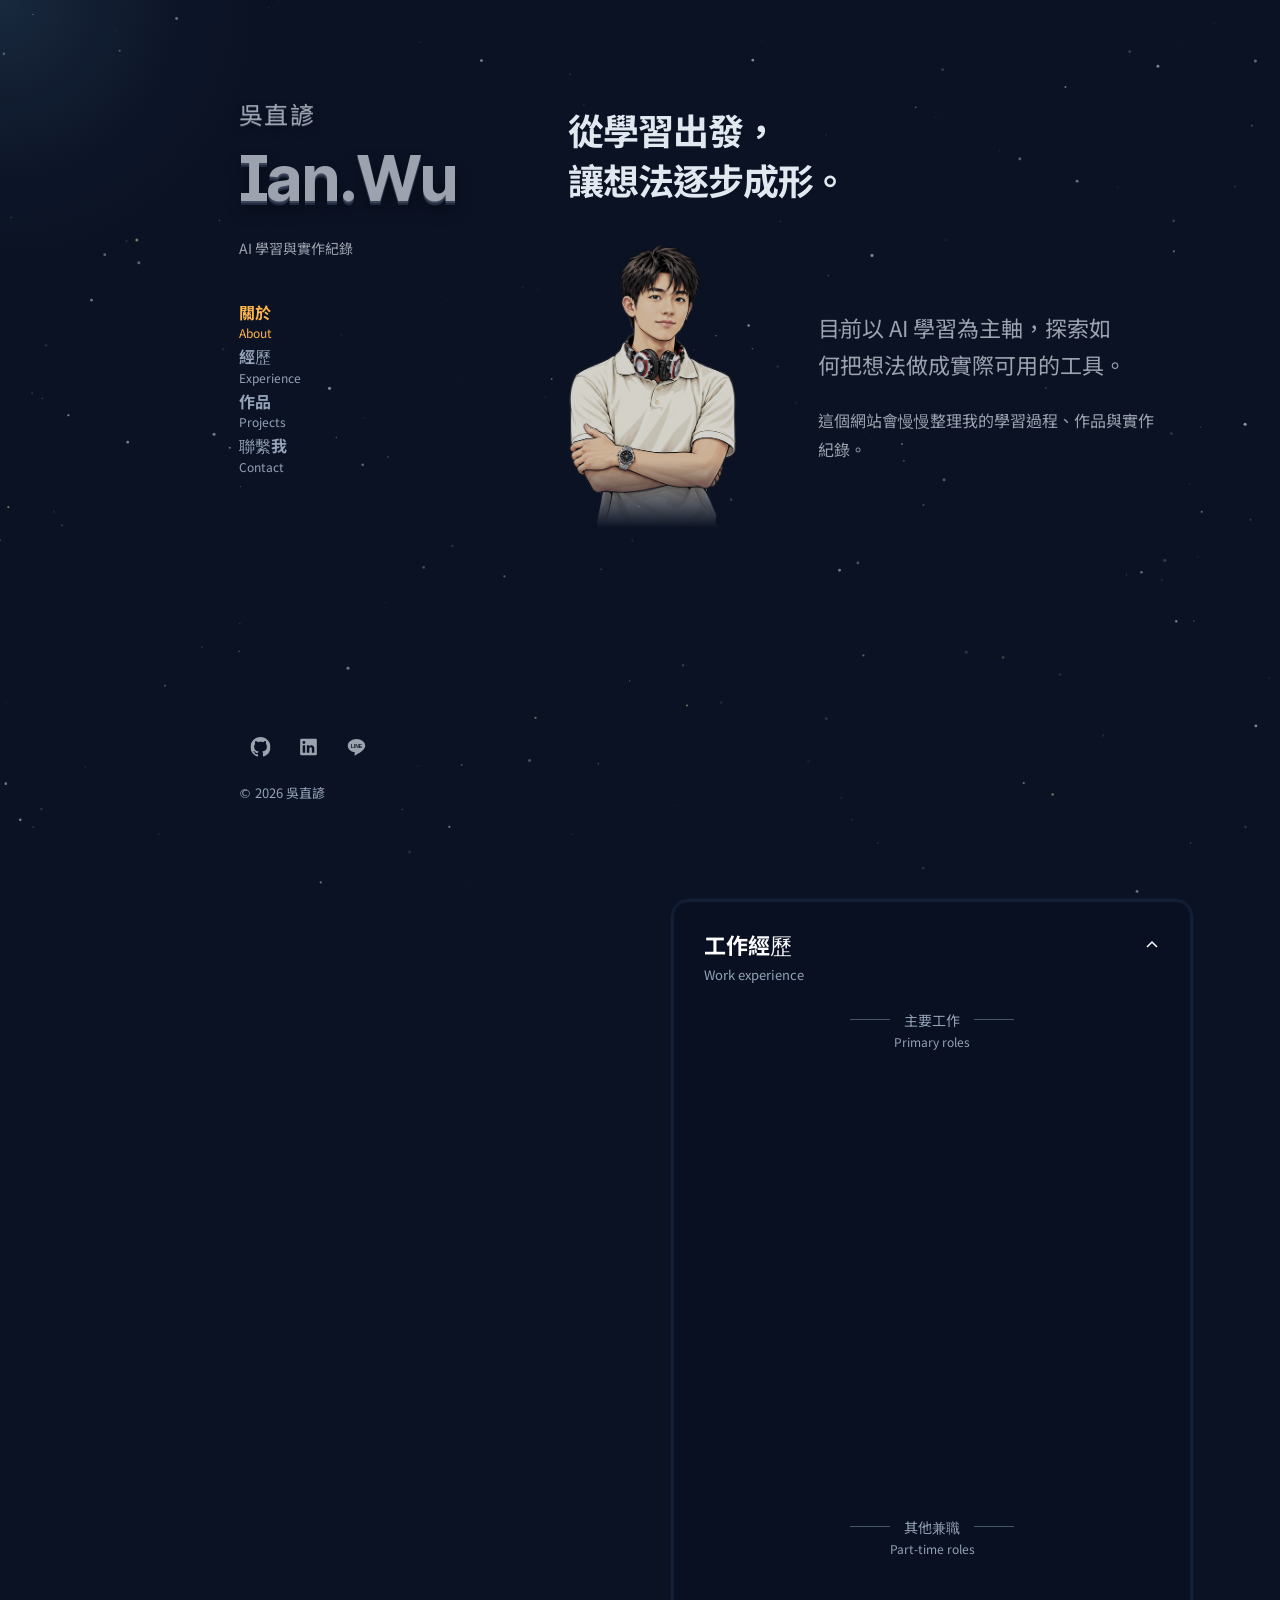
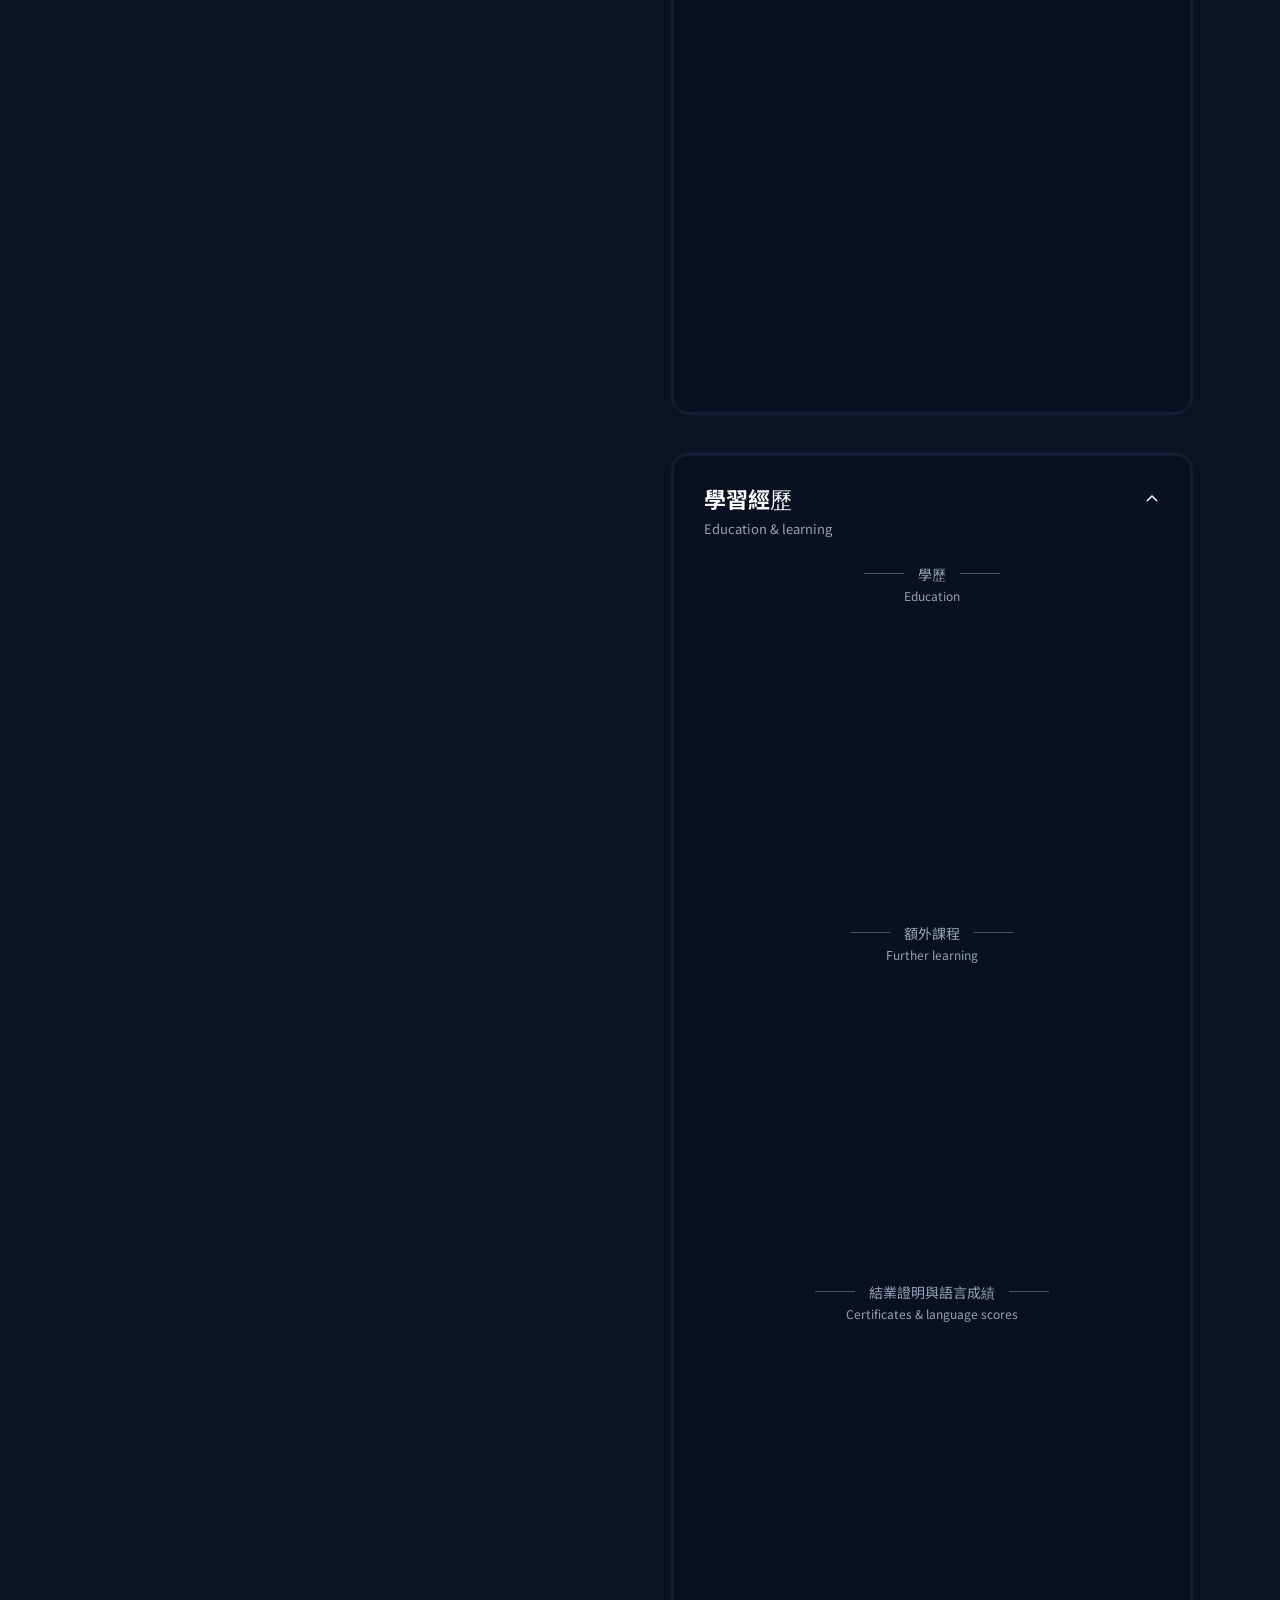
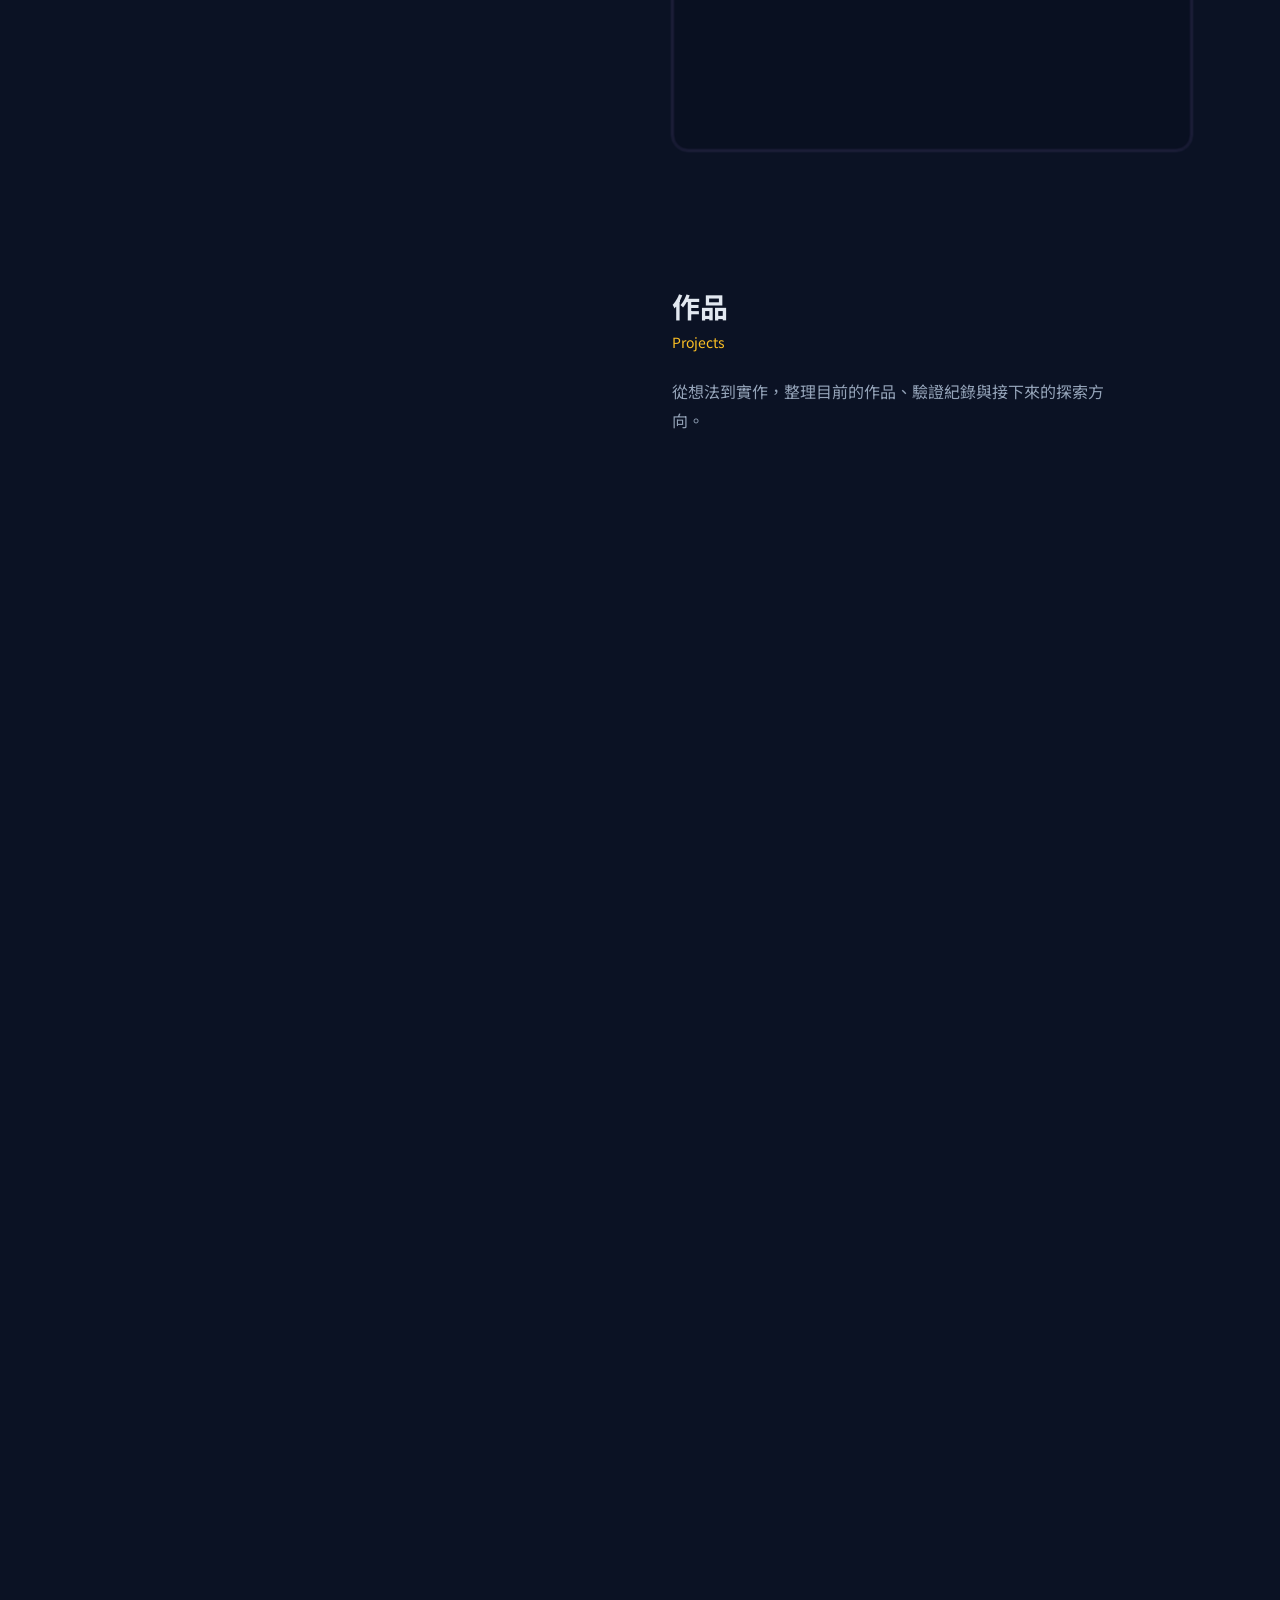
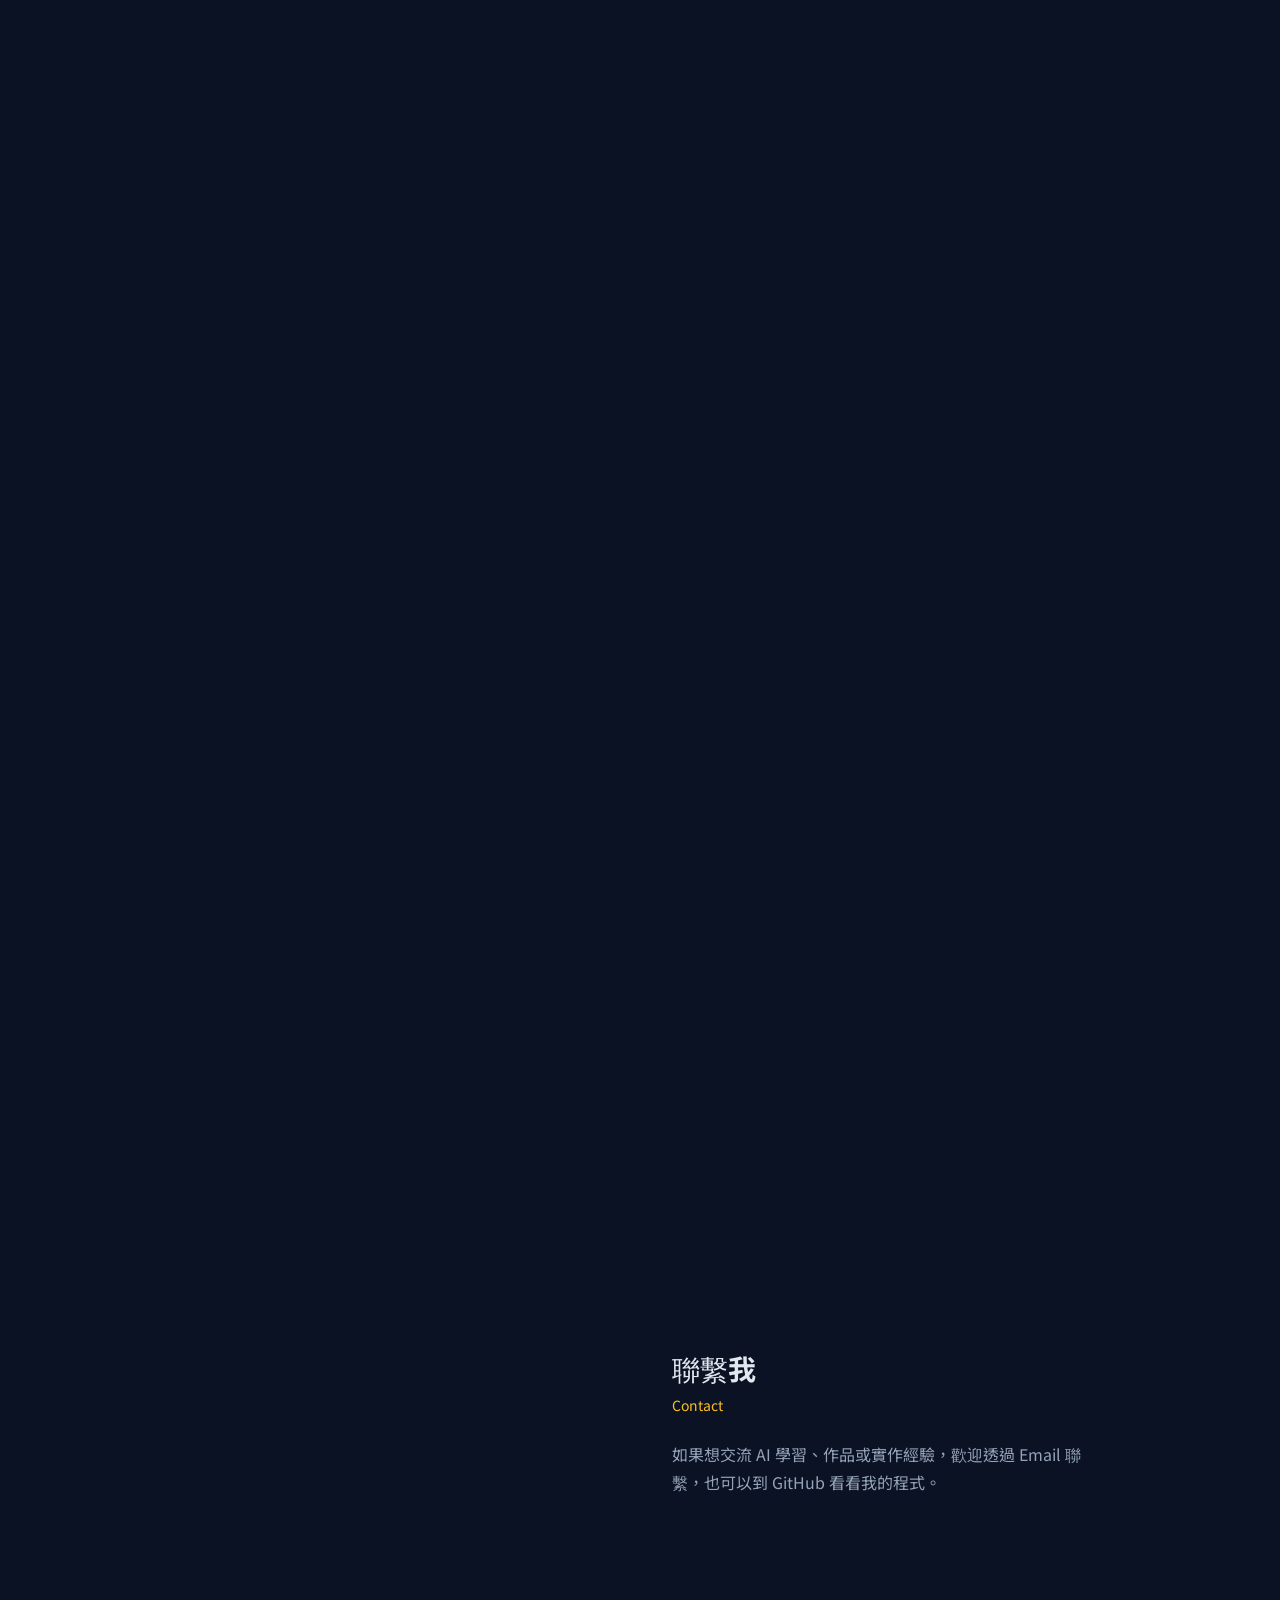
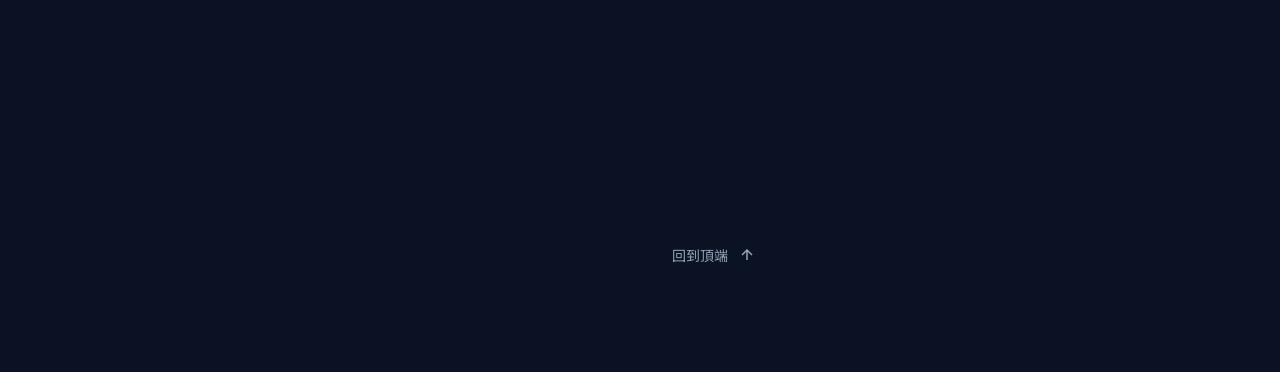
<file: index.html>
<!doctype html>
<html lang="zh-Hant">
<head>
<meta charset="utf-8"><meta name="viewport" content="width=device-width,initial-scale=1,viewport-fit=cover">
<meta name="theme-color" content="#0f172a"><meta name="description" content="吳直諺 Ian.Wu 的個人網站，整理 AI 學習、系統導入經歷與作品實作紀錄。">
<title>吳直諺｜個人網站</title>
<link rel="stylesheet" href="site.css?v=20261104-graph">
<script src="site.js?v=20261104-graph" defer></script>
<script src="starfield.js?v=20261101-no-star-controls" defer></script>
</head>
<body id="top">
<a class="skip-link" href="#main">跳到主要內容</a>
<canvas class="starfield" aria-hidden="true" hidden></canvas>
<div class="site-layout">
<header class="identity">
<div><div class="identity-top"><h1><a href="#top"><span class="name-zh">吳直諺</span><span class="name-en" lang="en">Ian.<wbr>Wu</span></a></h1>
<button class="menu-toggle" type="button" aria-label="開啟導覽選單" aria-expanded="false" aria-controls="primary-nav" hidden><span class="menu-icon" aria-hidden="true"><span></span><span></span><span></span></span></button></div>
<p class="identity-description"><span>AI 學習與實作紀錄</span></p>
<nav id="primary-nav" aria-label="主要導覽"><a href="#about" aria-current=location><span class="nav-line" aria-hidden="true"></span><span class="nav-label"><span class="label-zh">關於</span><span class="label-en" lang="en">About</span></span></a><div class="nav-group"><a href="#work-experience" aria-expanded="false" aria-controls="experience-nav" ><span class="nav-line" aria-hidden="true"></span><span class="nav-label"><span class="label-zh">經歷</span><span class="label-en" lang="en">Experience</span></span></a><div id="experience-nav" class="nav-branch" aria-hidden="true" inert><div class="nav-branch-clip"><ul class="nav-children"><li><a href="#work-experience"><span class="nav-label"><span class="label-zh">工作經歷</span><span class="label-en" lang="en">Work experience</span></span></a></li><li><a href="#learning-experience"><span class="nav-label"><span class="label-zh">學習經歷</span><span class="label-en" lang="en">Education &amp; learning</span></span></a></li></ul></div></div></div><a href="#projects" ><span class="nav-line" aria-hidden="true"></span><span class="nav-label"><span class="label-zh">作品</span><span class="label-en" lang="en">Projects</span></span></a><a href="#contact" ><span class="nav-line" aria-hidden="true"></span><span class="nav-label"><span class="label-zh">聯繫我</span><span class="label-en" lang="en">Contact</span></span></a></nav></div>
<div class="identity-bottom"><div class="social-links" aria-label="社群連結"><a href="https://github.com/ian94305" aria-label="GitHub" target="_blank" rel="noopener noreferrer"><svg xmlns="http://www.w3.org/2000/svg" viewBox="0 0 16 16" fill="currentColor" class="h-6 w-6" aria-hidden="true"><path d="M8 0C3.58 0 0 3.58 0 8c0 3.54 2.29 6.53 5.47 7.59.4.07.55-.17.55-.38 0-.19-.01-.82-.01-1.49-2.01.37-2.53-.49-2.69-.94-.09-.23-.48-.94-.82-1.13-.28-.15-.68-.52-.01-.53.63-.01 1.08.58 1.23.82.72 1.21 1.87.87 2.33.66.07-.52.28-.87.51-1.07-1.78-.2-3.64-.89-3.64-3.95 0-.87.31-1.59.82-2.15-.08-.2-.36-1.02.08-2.12 0 0 .67-.21 2.2.82.64-.18 1.32-.27 2-.27.68 0 1.36.09 2 .27 1.53-1.04 2.2-.82 2.2-.82.44 1.1.16 1.92.08 2.12.51.56.82 1.27.82 2.15 0 3.07-1.87 3.75-3.65 3.95.29.25.54.73.54 1.48 0 1.07-.01 1.93-.01 2.2 0 .21.15.46.55.38A8.013 8.013 0 0016 8c0-4.42-3.58-8-8-8z"></path></svg></a><span class="social-pending" role="img" aria-label="LinkedIn（連結待補）" title="LinkedIn：連結待補"><svg xmlns="http://www.w3.org/2000/svg" viewBox="0 0 24 24" fill="currentColor" class="h-6 w-6" aria-hidden="true"><path d="M20.5 2h-17A1.5 1.5 0 002 3.5v17A1.5 1.5 0 003.5 22h17a1.5 1.5 0 001.5-1.5v-17A1.5 1.5 0 0020.5 2zM8 19H5v-9h3zM6.5 8.25A1.75 1.75 0 118.3 6.5a1.78 1.78 0 01-1.8 1.75zM19 19h-3v-4.74c0-1.42-.6-1.93-1.38-1.93A1.74 1.74 0 0013 14.19a.66.66 0 000 .14V19h-3v-9h2.9v1.3a3.11 3.11 0 012.7-1.4c1.55 0 3.36.86 3.36 3.66z"></path></svg></span><span class="social-pending" role="img" aria-label="LINE（連結待補）" title="LINE：連結待補"><svg xmlns="http://www.w3.org/2000/svg" viewBox="0 0 32 32" aria-hidden="true"><path fill="currentColor" d="M16 3C8.3 3 2 7.8 2 13.8c0 5.3 4.8 9.7 11.3 10.6l-.6 4.6c-.1.6.4.8.9.5 6.8-4 16.4-9.5 16.4-15.7C30 7.8 23.7 3 16 3Z"/><text x="16" y="17" text-anchor="middle" fill="#0f172a" font-family="Arial,sans-serif" font-weight="700" font-size="8">LINE</text></svg></span></div><p class="copyright">© 2026 吳直諺</p></div>
</header>
<main id="main" tabindex="-1"><section id="about" aria-label="關於" tabindex="-1"><div class="about-intro"><p class="about-headline"><span>從學習出發，</span><span>讓想法逐步成形。</span></p><div class="about-profile"><figure class="about-portrait"><img src="assets/ian-portrait-comic-20261101.png" alt="Ian.Wu 戴著耳機、雙手交叉的漫畫風人像" width="1024" height="673" decoding="async"></figure><div class="about-copy"><p>目前以 AI 學習為<span class="keep-word">主軸</span>，探索如何把想法做成實際可用的工具。</p><p>這個網站會慢慢整理我的學習過程、作品與實作紀錄。</p></div></div><div class="mobile-about-actions"><a href="#projects">查看作品<svg viewBox="0 0 16 16" fill="none" stroke="currentColor" stroke-width="1.5" aria-hidden="true"><path d="M3 8h10M8 3l5 5-5 5"/></svg></a><a href="#contact">聯繫我</a></div></div></section><section id="experience" aria-label="經歷" tabindex="-1"><div class="experience-timeline"><section class="experience-group" id="work-experience" aria-labelledby="heading-work-experience" tabindex="-1"><h2 id="heading-work-experience"><button class="timeline-toggle" type="button" aria-expanded="true" aria-controls="details-work-experience" disabled><span class="heading-pair"><span class="label-zh">工作經歷</span><span class="label-en" lang="en">Work experience</span></span><svg class="timeline-chevron" viewBox="0 0 16 16" fill="none" stroke="currentColor" stroke-width="1.5" aria-hidden="true"><path d="m3 6 5 5 5-5"/></svg></button></h2><div class="timeline-details" id="details-work-experience"><div class="timeline-details-clip"><section class="experience-category"><h3><span class="heading-pair"><span class="label-zh">主要工作</span><span class="label-en" lang="en">Primary roles</span></span></h3><div class="category-entries"><article class="entry"><p class="entry-period">2025/07 - 至今</p><div><h4>金旭資訊股份有限公司</h4><p class="entry-subtitle">ERP 系統導入顧問</p><details class="entry-more"><summary><span class="more-closed">查看詳情</span><span class="more-open">收合詳情</span><span class="sr-only">：金旭資訊股份有限公司</span><svg class="disclosure-icon" viewBox="0 0 16 16" fill="none" stroke="currentColor" stroke-width="1.5" aria-hidden="true"><path d="M3 8h10"/><path class="plus-stem" d="M8 3v10"/></svg></summary><div class="entry-description"><ul class=entry-points><li>參與 ERP 系統導入，涵蓋人事薪資、進銷存及發票申報；與客戶管理者及使用者釐清需求、跨部門流程與資料交接，提出導入方案及流程調整建議。</li><li>依需求設定系統功能、欄位對應及資料匯入／匯出，執行資料驗證與問題排查，協同工程部處理問題，參與教育訓練、文件準備及上線後支援。</li><li>代表案例：協助約 100 人薪資系統正式上線，完成首月薪資結算與全員核對，釐清或修正差異。</li></ul></div></details></div></article><article class="entry"><p class="entry-period">2024/06 - 2025/06</p><div><h4>童訊科技股份有限公司</h4><p class="entry-subtitle">無人機課程講師</p><details class="entry-more"><summary><span class="more-closed">查看詳情</span><span class="more-open">收合詳情</span><span class="sr-only">：童訊科技股份有限公司</span><svg class="disclosure-icon" viewBox="0 0 16 16" fill="none" stroke="currentColor" stroke-width="1.5" aria-hidden="true"><path d="M3 8h10"/><path class="plus-stem" d="M8 3v10"/></svg></summary><div class="entry-description"><ul class=entry-points><li>規劃國中生無人機課程教案，進行課堂教學與操作指導。</li><li>提供無人機競賽指導，將技術操作轉化為學生可理解的學習步驟。</li></ul></div></details></div></article><article class="entry"><p class="entry-period">2023/04 - 2024/07</p><div><h4>資達科技股份有限公司</h4><p class="entry-subtitle">系統客服人員</p><details class="entry-more"><summary><span class="more-closed">查看詳情</span><span class="more-open">收合詳情</span><span class="sr-only">：資達科技股份有限公司</span><svg class="disclosure-icon" viewBox="0 0 16 16" fill="none" stroke="currentColor" stroke-width="1.5" aria-hidden="true"><path d="M3 8h10"/><path class="plus-stem" d="M8 3v10"/></svg></summary><div class="entry-description"><ul class=entry-points><li>監控電子公文系統，回應使用者諮詢、彙整回饋並進行問題初步排解。</li><li>執行資料庫排查及例行報表製作，陪同業務提供售前技術支援。</li></ul></div></details></div></article></div></section><section class="experience-category"><h3><span class="heading-pair"><span class="label-zh">其他兼職</span><span class="label-en" lang="en">Part-time roles</span></span></h3><div class="category-entries"><article class="entry"><p class="entry-period">2024/07 - 至今</p><div><h4>台灣腦中風學會</h4><p class="entry-subtitle">IT 支援</p><p>電腦、網路及周邊設備排查；研討會視訊與現場技術支援。</p></div></article><article class="entry"><p class="entry-period">2022 - 2024</p><div><h4>英文家教</h4><p>個別指導兩名國中生，協助課業、段考及會考英文準備。</p></div></article><article class="entry"><p class="entry-period"></p><div><h4>展場與活動兼職</h4><p>展場銷售、顧客接待、活動執行與設備管理。</p></div></article></div></section></div></div></section><section class="experience-group" id="learning-experience" aria-labelledby="heading-learning-experience" tabindex="-1"><h2 id="heading-learning-experience"><button class="timeline-toggle" type="button" aria-expanded="true" aria-controls="details-learning-experience" disabled><span class="heading-pair"><span class="label-zh">學習經歷</span><span class="label-en" lang="en">Education &amp; learning</span></span><svg class="timeline-chevron" viewBox="0 0 16 16" fill="none" stroke="currentColor" stroke-width="1.5" aria-hidden="true"><path d="m3 6 5 5 5-5"/></svg></button></h2><div class="timeline-details" id="details-learning-experience"><div class="timeline-details-clip"><section class="experience-category"><h3><span class="heading-pair"><span class="label-zh">學歷</span><span class="label-en" lang="en">Education</span></span></h3><div class="category-entries"><article class="entry"><p class="entry-period">2025/09 - 預計 2027/06</p><div><h4>國立臺北護理健康大學</h4><p class="entry-subtitle">人工智慧與健康大數據研究所｜碩士在學</p><details class="entry-more"><summary><span class="more-closed">查看詳情</span><span class="more-open">收合詳情</span><span class="sr-only">：國立臺北護理健康大學</span><svg class="disclosure-icon" viewBox="0 0 16 16" fill="none" stroke="currentColor" stroke-width="1.5" aria-hidden="true"><path d="M3 8h10"/><path class="plus-stem" d="M8 3v10"/></svg></summary><div class="entry-description"><p>以人工智慧與健康大數據為兩大發展主軸，結合資訊科技與生醫健康領域。課程涵蓋資料科學、機器學習、健康數據分析與資料探勘，重視理論、實作及健康照護情境中的應用。</p></div></details></div></article><article class="entry"><p class="entry-period">2021/06 畢業</p><div><h4>淡江大學</h4><p class="entry-subtitle">資訊與圖書館學系｜文學學士</p><details class="entry-more"><summary><span class="more-closed">查看詳情</span><span class="more-open">收合詳情</span><span class="sr-only">：淡江大學</span><svg class="disclosure-icon" viewBox="0 0 16 16" fill="none" stroke="currentColor" stroke-width="1.5" aria-hidden="true"><path d="M3 8h10"/><path class="plus-stem" d="M8 3v10"/></svg></summary><div class="entry-description"><p>以圖書館學為基礎，結合資訊科學、多媒體科技與出版傳播。課程涵蓋資訊組織、資訊檢索、數位典藏與資訊系統應用，著重資訊資源的蒐集、整理、保存、管理與利用。</p></div></details></div></article></div></section><section class="experience-category"><h3><span class="heading-pair"><span class="label-zh">額外課程</span><span class="label-en" lang="en">Further learning</span></span></h3><div class="category-entries"><article class="entry"><p class="entry-period">2023/03/05 - 2023/03/19</p><div><h4>Node.js 與 MongoDB 網頁後端開發</h4><p class="entry-subtitle">國立臺灣大學資訊系統訓練班</p><details class="entry-more"><summary><span class="more-closed">查看詳情</span><span class="more-open">收合詳情</span><span class="sr-only">：Node.js 與 MongoDB 網頁後端開發</span><svg class="disclosure-icon" viewBox="0 0 16 16" fill="none" stroke="currentColor" stroke-width="1.5" aria-hidden="true"><path d="M3 8h10"/><path class="plus-stem" d="M8 3v10"/></svg></summary><div class="entry-description"><ul class=entry-points><li>完成非學分進修課程，學習 Node.js、MongoDB 與 Express。</li><li>練習 RESTful API 與資料庫操作，建立網頁後端開發基礎。</li></ul></div></details></div></article><article class="entry"><p class="entry-period">2022/10/07 - 2022/12/19</p><div><h4>Fintech AI 金融與行銷大數據養成班</h4><p class="entry-subtitle">工業技術研究院｜357 小時</p><details class="entry-more"><summary><span class="more-closed">查看詳情</span><span class="more-open">收合詳情</span><span class="sr-only">：Fintech AI 金融與行銷大數據養成班</span><svg class="disclosure-icon" viewBox="0 0 16 16" fill="none" stroke="currentColor" stroke-width="1.5" aria-hidden="true"><path d="M3 8h10"/><path class="plus-stem" d="M8 3v10"/></svg></summary><div class="entry-description"><ul class=entry-points><li>完成培訓，學習 Python、AI 模型與資料分析。</li><li>透過金融及行銷案例理解資料分析應用，連結資料處理與業務情境。</li></ul></div></details></div></article></div></section><section class="experience-category"><h3><span class="heading-pair"><span class="label-zh">結業證明與語言成績</span><span class="label-en" lang="en">Certificates &amp; language scores</span></span></h3><div class="category-entries"><article class="entry"><p class="entry-period">2024/07</p><div><h4>AWS Cloud Practitioner Essentials</h4><details class="entry-more"><summary><span class="more-closed">查看詳情</span><span class="more-open">收合詳情</span><span class="sr-only">：AWS Cloud Practitioner Essentials</span><svg class="disclosure-icon" viewBox="0 0 16 16" fill="none" stroke="currentColor" stroke-width="1.5" aria-hidden="true"><path d="M3 8h10"/><path class="plus-stem" d="M8 3v10"/></svg></summary><div class="entry-description"><p>課程結業。</p></div></details></div></article><article class="entry"><p class="entry-period">2024/07</p><div><h4>Foundations of Project Management</h4><details class="entry-more"><summary><span class="more-closed">查看詳情</span><span class="more-open">收合詳情</span><span class="sr-only">：Foundations of Project Management</span><svg class="disclosure-icon" viewBox="0 0 16 16" fill="none" stroke="currentColor" stroke-width="1.5" aria-hidden="true"><path d="M3 8h10"/><path class="plus-stem" d="M8 3v10"/></svg></summary><div class="entry-description"><p>Google／Coursera 單門課程。</p></div></details></div></article><article class="entry"><p class="entry-period">2022/02</p><div><h4>TOEIC Listening &amp; Reading</h4><details class="entry-more"><summary><span class="more-closed">查看詳情</span><span class="more-open">收合詳情</span><span class="sr-only">：TOEIC Listening &amp; Reading</span><svg class="disclosure-icon" viewBox="0 0 16 16" fill="none" stroke="currentColor" stroke-width="1.5" aria-hidden="true"><path d="M3 8h10"/><path class="plus-stem" d="M8 3v10"/></svg></summary><div class="entry-description"><p>895 / 990 分。</p></div></details></div></article></div></section></div></div></section></div></section><section id="projects" aria-labelledby="heading-projects" tabindex="-1"><h2 class="section-heading" id="heading-projects"><span class="heading-pair"><span class="label-zh">作品</span><span class="label-en" lang="en">Projects</span></span></h2><p class=section-intro>從想法到實作，整理目前的作品、驗證紀錄與接下來的探索方向。</p><div class="project-list"><article class="entry project-entry" id="project-graphify" aria-label="專案脈絡"><header class="project-heading"><h3><span class="heading-pair"><span class="label-zh">專案脈絡</span><span class="label-en" lang="en">Project Context</span></span></h3><p class="project-status">本機 MVP・已驗證</p></header><p class="project-subtitle">Codex × Graphify：讓 AI 的推論有據可查</p><p class="project-description">「兩個人同時搶最後一個名額，哪條需求決定測試該怎麼判？」Graphify 把文件裡明確寫出的引用畫成實線。Codex 可以透過 MCP 讀取原文，提出文件沒寫明的關係；這類推論在圖上以橘色虛線呈現，留給人判斷。</p><div class="project-previews has-images" role="group" aria-label="專案脈絡展示畫面"><figure class="project-preview-image"><a href="assets/context-graph.svg" target="_blank" rel="noopener" aria-label="檢視專案脈絡：名額競爭測試：從任務追到需求（另開分頁）"><img src="assets/context-graph.svg" alt="Graphify 知識圖譜節錄：競爭條件測試筆記明確引用測試任務；任務與「名額一致性」需求之間的橘色虛線是尚待審核的推論。" loading="lazy" decoding="async"></a><figcaption><span>名額競爭測試：從任務追到需求</span><span class="preview-count">1 / 1</span></figcaption></figure></div><div class="project-availability"><span>虛構報名案例 · 節錄 Graphify 輸出的 6 個節點</span><span>點圖放大</span></div><figure class="project-source-quote"><blockquote>「只能一筆成功，另一筆應進入候補。」</blockquote><figcaption>範例文件《競爭條件測試筆記》第 1 版</figcaption></figure><ul class="project-focus" aria-label="協作工具"><li>Codex</li><li>MCP</li><li>Graphify</li></ul><details class="project-plan"><summary><span class="plan-closed">查看 AI 如何提出關係</span><span class="plan-open">收合詳情</span><span class="sr-only">：專案脈絡</span><svg viewBox="0 0 16 16" fill="none" stroke="currentColor" stroke-width="1.5" aria-hidden="true"><path d="m6 3 5 5-5 5"/></svg></summary><div class="project-plan-content"><p>這條虛線是怎麼來的？</p><ul><li>讀圖：三份文件都直接引用「測試重複送出與名額競爭」。跟著實線，可以從任務找到競爭條件測試筆記。</li><li>提出推論：第 1 版筆記寫明只允許一筆成功，因此這項測試可能是在驗證「名額一致性」。圖中的虛線是預先準備的範例候選；實際工具也已透過 MCP 驗證可提交這類推論，且必須附上版本與原文摘錄。</li><li>人工核對：讀者可以比對需求與筆記，再接受或拒絕候選。來源修改後，既有關係會標記為待更新。</li></ul></div></details></article><article class="entry project-entry" id="project-together-checkin" aria-label="一起・到場"><header class="project-heading"><h3><span class="heading-pair"><span class="label-zh">一起・到場</span><span class="label-en" lang="en">Event check-in system</span></span></h3><p class="project-status">已部署・驗收中</p></header><p class="project-subtitle">課程與活動邀請報到系統</p><p class="project-description">串接主辦建檔、個人邀請與現場報到，讓主辦人、工作人員與參加者共用出席紀錄。支援 QR Code、姓名或報到編號核對，避免多個報到櫃台重複計數。</p><div class="project-previews has-images" role="group" aria-label="一起・到場展示畫面"><figure class="project-preview-image"><a href="assets/together-app.png" target="_blank" rel="noopener" aria-label="檢視一起・到場：多角色入口（另開分頁）"><img src="assets/together-app.png" alt="一起・到場的本機 App 入口，提供工作人員報到、我的活動與邀請入口" loading="lazy" decoding="async"></a><figcaption><span>多角色入口</span><span class="preview-count">1 / 3</span></figcaption></figure><figure class="project-preview-image"><a href="assets/together-roster.png" target="_blank" rel="noopener" aria-label="檢視一起・到場：名單同步（另開分頁）"><img src="assets/together-roster.png" alt="工作人員查找模擬參加者，名單已同步顯示報到狀態" loading="lazy" decoding="async"></a><figcaption><span>名單同步</span><span class="preview-count">2 / 3</span></figcaption></figure><figure class="project-preview-image"><a href="assets/together-checkin.png" target="_blank" rel="noopener" aria-label="檢視一起・到場：重複報到核對（另開分頁）"><img src="assets/together-checkin.png" alt="以模擬資料驗證 QR 重複報到時，系統顯示這位參加者已報到" loading="lazy" decoding="async"></a><figcaption><span>重複報到核對</span><span class="preview-count">3 / 3</span></figcaption></figure></div><div class="project-availability"><span>本機實測畫面・模擬資料</span><a class="project-website" href="https://ian-course-registration.ianianwuwu.chatgpt.site/app" target="_blank" rel="noopener noreferrer"><span>開啟網站（需授權）</span><svg class="link-icon" viewBox="0 0 16 16" fill="none" stroke="currentColor" stroke-width="1.5" aria-hidden="true"><path d="M4 12 12 4M4 4h8v8"/></svg></a></div><p class="project-access">目前僅網站擁有者可登入</p><ul class="project-focus" aria-label="使用技術"><li>TypeScript</li><li>React</li><li>Cloudflare Workers</li><li>Cloudflare D1</li><li>PWA</li></ul><details class="project-plan"><summary><span class="plan-closed">查看詳情</span><span class="plan-open">收合詳情</span><span class="sr-only">：一起・到場</span><svg viewBox="0 0 16 16" fill="none" stroke="currentColor" stroke-width="1.5" aria-hidden="true"><path d="m6 3 5 5-5 5"/></svg></summary><div class="project-plan-content"><p>功能與驗證</p><ul><li>主辦人：建立與發布活動、匯入 CSV 名單、產生個人邀請、核准工作人員、查看統計及匯出紀錄。</li><li>工作人員：申請加入活動，經核准後以 QR、姓名或編號查找並確認出席；同名者須核對報到編號。</li><li>參加者：領取個人邀請，管理多場活動，查看活動資訊並出示或下載個人 QR。</li><li>本機驗證：40 個並行請求對同一人報到，最終僅計入 1 筆出席；核心功能與 PWA 共 50 項自動測試通過。</li><li>本機三帳號瀏覽器實測：一次測試中，另一工作人員的名單在 1.51 秒後更新，主辦 Dashboard 在 2.72 秒後更新。</li></ul><p class="project-limitations">待驗收：iPhone／Android 主畫面安裝、實體相機互掃，以及正式站不同帳號間的協作。</p></div></details></article><article class="entry project-entry" id="project-zhilu-diary" aria-label="知律頭痛日記"><header class="project-heading"><h3><span class="heading-pair"><span class="label-zh">知律頭痛日記</span><span class="label-en" lang="en">Zhilu Headache Diary</span></span></h3><p class="project-status">離線版・持續開發</p></header><p class="project-subtitle">離線頭痛記錄與回顧 App</p><p class="project-description">以日曆整理頭痛與無頭痛的日常記錄，串接填寫、回顧與報表匯出。使用 Flutter 建置，將日記保存在裝置上，並提供數字統計、每日紀錄表與趨勢圖，協助使用者整理就醫溝通資料。</p><div class="project-previews has-images is-portrait" role="group" aria-label="知律頭痛日記展示畫面"><figure class="project-preview-image"><a href="assets/zhilu-calendar.png" target="_blank" rel="noopener" aria-label="檢視知律頭痛日記：日曆與記錄狀態（另開分頁）"><img src="assets/zhilu-calendar.png" alt="知律頭痛日記的 Flutter 本機測試畫面，以合成資料呈現不同程度、無頭痛與用藥的日曆狀態" loading="lazy" decoding="async"></a><figcaption><span>日曆與記錄狀態</span><span class="preview-count">1 / 3</span></figcaption></figure><figure class="project-preview-image"><a href="assets/zhilu-record.png" target="_blank" rel="noopener" aria-label="檢視知律頭痛日記：日常填寫（另開分頁）"><img src="assets/zhilu-record.png" alt="知律新增紀錄的本機測試畫面，包含頭痛與當日無頭痛分支，以及程度、時段與持續時間欄位" loading="lazy" decoding="async"></a><figcaption><span>日常填寫</span><span class="preview-count">2 / 3</span></figcaption></figure><figure class="project-preview-image"><a href="assets/zhilu-report.png" target="_blank" rel="noopener" aria-label="檢視知律頭痛日記：報表設定與匯出（另開分頁）"><img src="assets/zhilu-report.png" alt="知律報表設定的本機測試畫面，可選日期區間、數字統計、每日紀錄表或趨勢圖，備註預設不包含" loading="lazy" decoding="async"></a><figcaption><span>報表設定與匯出</span><span class="preview-count">3 / 3</span></figcaption></figure></div><div class="project-availability"><span>Flutter 本機測試畫面・合成資料（非 iPhone 截圖）</span><span>尚無公開下載連結</span></div><ul class="project-focus" aria-label="使用技術"><li>Flutter</li><li>Dart</li><li>SQLCipher</li><li>PDF</li><li>GitHub Actions</li></ul><details class="project-plan"><summary><span class="plan-closed">查看詳情</span><span class="plan-open">收合詳情</span><span class="sr-only">：知律頭痛日記</span><svg viewBox="0 0 16 16" fill="none" stroke="currentColor" stroke-width="1.5" aria-hidden="true"><path d="m6 3 5 5-5 5"/></svg></summary><div class="project-plan-content"><p>已實作功能與開發驗證</p><ul><li>日曆式記錄：區分頭痛、當日無頭痛與未填寫，支援同日多筆紀錄、新增、編輯與刪除；保存前保護未完成的草稿。</li><li>本機資料保存：以 SQLCipher 儲存日記，使用安全儲存管理資料庫金鑰；處理舊資料遷移與金鑰讀取失敗，不以刪除資料庫當作修復方式。</li><li>回顧與匯出：選擇 7 天、28 天、本月或自訂區間，預覽數字統計、每日紀錄表與每日／每週／星期趨勢，產生 PDF 並交給系統分享或列印。</li><li>報表隱私：備註預設不包含；預覽與匯出使用建立當下的資料快照，未填寫不當作沒有發生頭痛，報表僅整理記錄而非提供診斷。</li><li>開發紀錄：2026-10-11 本機 Windows 完整 Flutter 測試 313 項通過；2026-10-04 已完成 0.1.0（4）本人內部 TestFlight 版交付。</li></ul><p class="project-limitations">目前展示離線版本；登入、雲端同步與醫師連線未納入。本機紀錄仍將最新 iOS 候選、iPhone 資料保留、VoiceOver 及原生分享／列印列為待驗收，尚無 App Store 正式上架證據。</p></div></details></article></div></section><section id="contact" aria-labelledby="heading-contact" tabindex="-1"><h2 class="section-heading" id="heading-contact"><span class="heading-pair"><span class="label-zh">聯繫我</span><span class="label-en" lang="en">Contact</span></span></h2><p class=section-intro>如果想交流 AI 學習、作品或實作經驗，歡迎透過 Email 聯繫，也可以到 GitHub 看看我的程式。</p><article class="entry"><p class="entry-period"></p><div><h3><a href="mailto:ianianwuwu@gmail.com">Email<svg class="link-icon" viewBox="0 0 16 16" fill="none" stroke="currentColor" stroke-width="1.5" aria-hidden="true"><path d="M4 12 12 4M4 4h8v8"/></svg></a></h3><p>ianianwuwu@gmail.com</p></div></article><article class="entry"><p class="entry-period"></p><div><h3><a href="https://github.com/ian94305">GitHub<svg class="link-icon" viewBox="0 0 16 16" fill="none" stroke="currentColor" stroke-width="1.5" aria-hidden="true"><path d="M4 12 12 4M4 4h8v8"/></svg></a></h3><p>ian94305</p></div></article></section>
<footer><div class="mobile-footer"><div class="social-links" aria-label="社群連結"><a href="https://github.com/ian94305" aria-label="GitHub" target="_blank" rel="noopener noreferrer"><svg xmlns="http://www.w3.org/2000/svg" viewBox="0 0 16 16" fill="currentColor" class="h-6 w-6" aria-hidden="true"><path d="M8 0C3.58 0 0 3.58 0 8c0 3.54 2.29 6.53 5.47 7.59.4.07.55-.17.55-.38 0-.19-.01-.82-.01-1.49-2.01.37-2.53-.49-2.69-.94-.09-.23-.48-.94-.82-1.13-.28-.15-.68-.52-.01-.53.63-.01 1.08.58 1.23.82.72 1.21 1.87.87 2.33.66.07-.52.28-.87.51-1.07-1.78-.2-3.64-.89-3.64-3.95 0-.87.31-1.59.82-2.15-.08-.2-.36-1.02.08-2.12 0 0 .67-.21 2.2.82.64-.18 1.32-.27 2-.27.68 0 1.36.09 2 .27 1.53-1.04 2.2-.82 2.2-.82.44 1.1.16 1.92.08 2.12.51.56.82 1.27.82 2.15 0 3.07-1.87 3.75-3.65 3.95.29.25.54.73.54 1.48 0 1.07-.01 1.93-.01 2.2 0 .21.15.46.55.38A8.013 8.013 0 0016 8c0-4.42-3.58-8-8-8z"></path></svg></a><span class="social-pending" role="img" aria-label="LinkedIn（連結待補）" title="LinkedIn：連結待補"><svg xmlns="http://www.w3.org/2000/svg" viewBox="0 0 24 24" fill="currentColor" class="h-6 w-6" aria-hidden="true"><path d="M20.5 2h-17A1.5 1.5 0 002 3.5v17A1.5 1.5 0 003.5 22h17a1.5 1.5 0 001.5-1.5v-17A1.5 1.5 0 0020.5 2zM8 19H5v-9h3zM6.5 8.25A1.75 1.75 0 118.3 6.5a1.78 1.78 0 01-1.8 1.75zM19 19h-3v-4.74c0-1.42-.6-1.93-1.38-1.93A1.74 1.74 0 0013 14.19a.66.66 0 000 .14V19h-3v-9h2.9v1.3a3.11 3.11 0 012.7-1.4c1.55 0 3.36.86 3.36 3.66z"></path></svg></span><span class="social-pending" role="img" aria-label="LINE（連結待補）" title="LINE：連結待補"><svg xmlns="http://www.w3.org/2000/svg" viewBox="0 0 32 32" aria-hidden="true"><path fill="currentColor" d="M16 3C8.3 3 2 7.8 2 13.8c0 5.3 4.8 9.7 11.3 10.6l-.6 4.6c-.1.6.4.8.9.5 6.8-4 16.4-9.5 16.4-15.7C30 7.8 23.7 3 16 3Z"/><text x="16" y="17" text-anchor="middle" fill="#0f172a" font-family="Arial,sans-serif" font-weight="700" font-size="8">LINE</text></svg></span></div><p class="copyright">© 2026 吳直諺</p></div><a href="#top">回到頂端 <svg class="link-icon" viewBox="0 0 16 16" fill="none" stroke="currentColor" stroke-width="1.5" aria-hidden="true"><path d="M8 13V3M3 8l5-5 5 5"/></svg></a></footer>
</main>
</div>
<dialog class="image-viewer" aria-labelledby="viewer-title">
  <header><h2 id="viewer-title"></h2><button type="button" data-close autofocus>關閉</button></header>
  <div class="viewer-track" tabindex="0" role="region" aria-label="作品圖片，可左右滑動"></div>
  <div class="viewer-controls">
    <button type="button" data-step="-1">上一張</button>
    <div class="viewer-caption" role="status" aria-atomic="true"></div>
    <button type="button" data-step="1">下一張</button>
  </div>
</dialog>
<div class="torch-shade" aria-hidden="true" hidden></div>
</body></html>
</file>
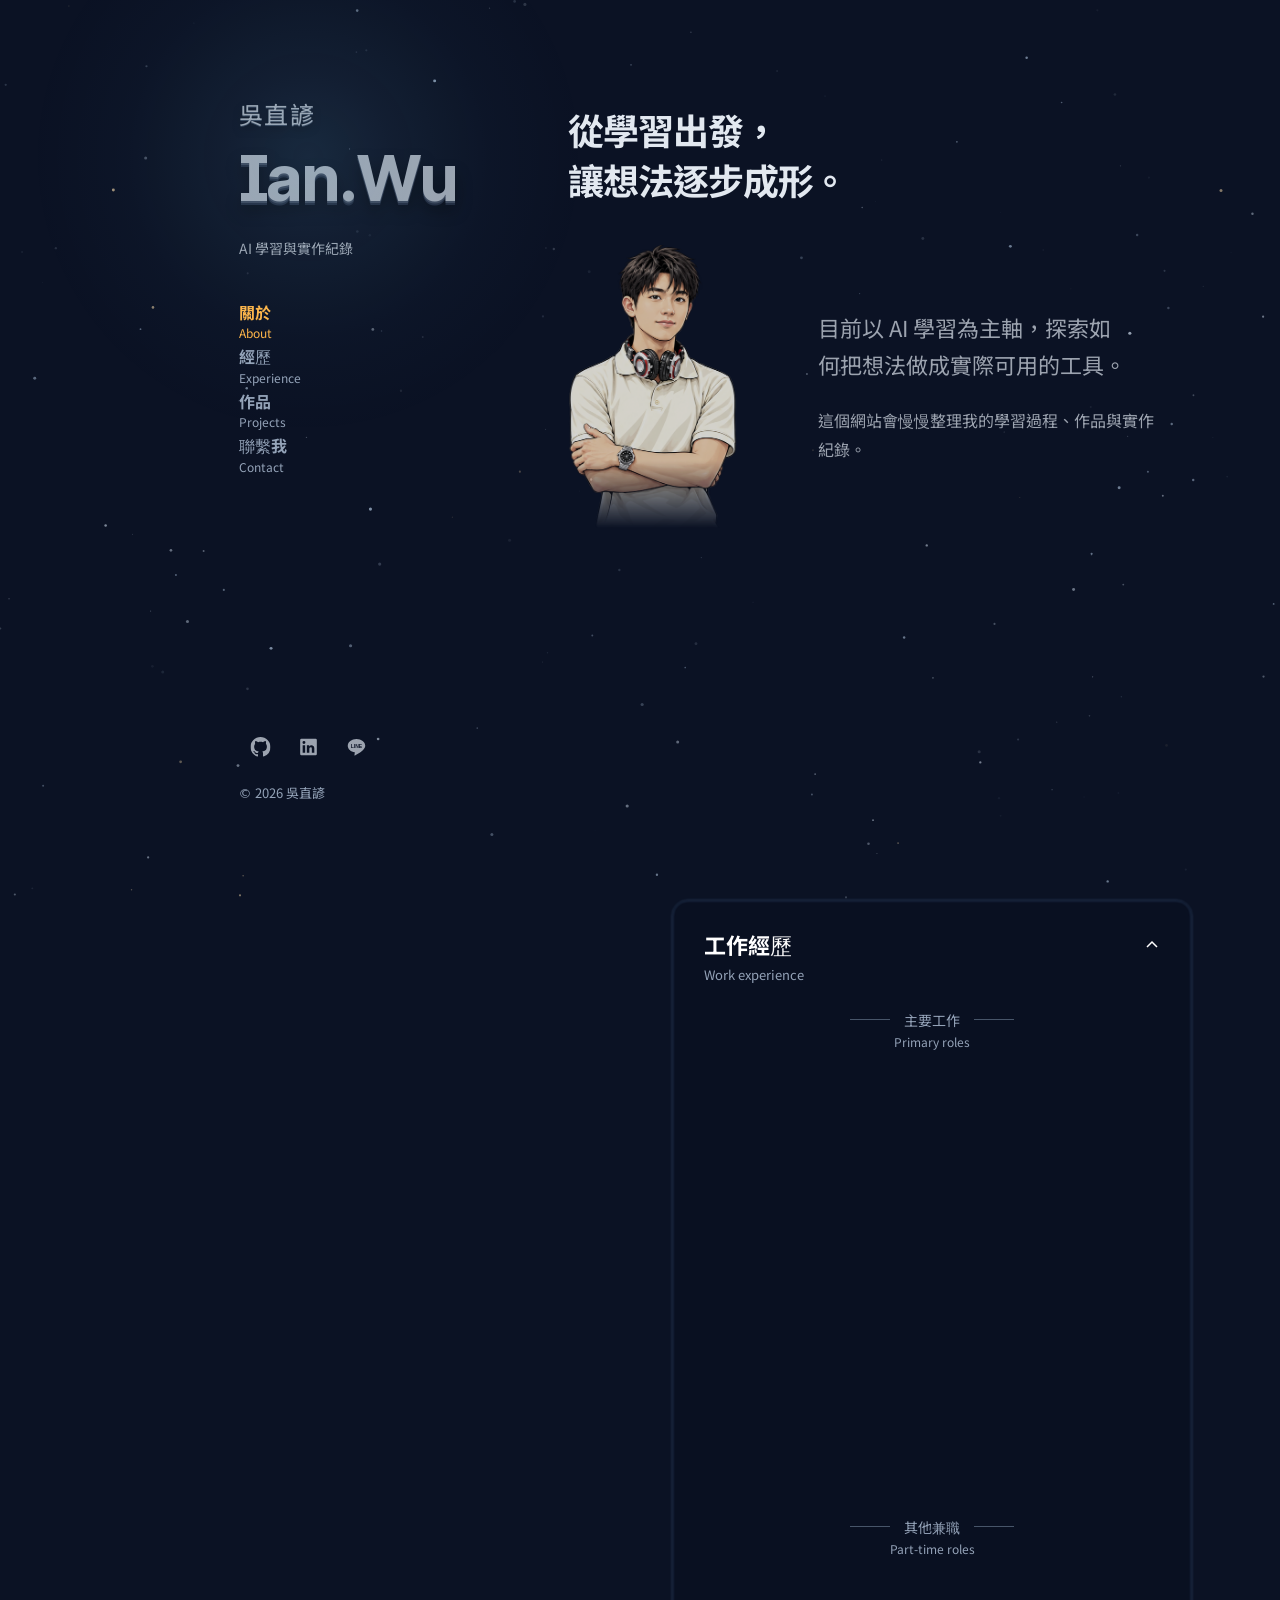
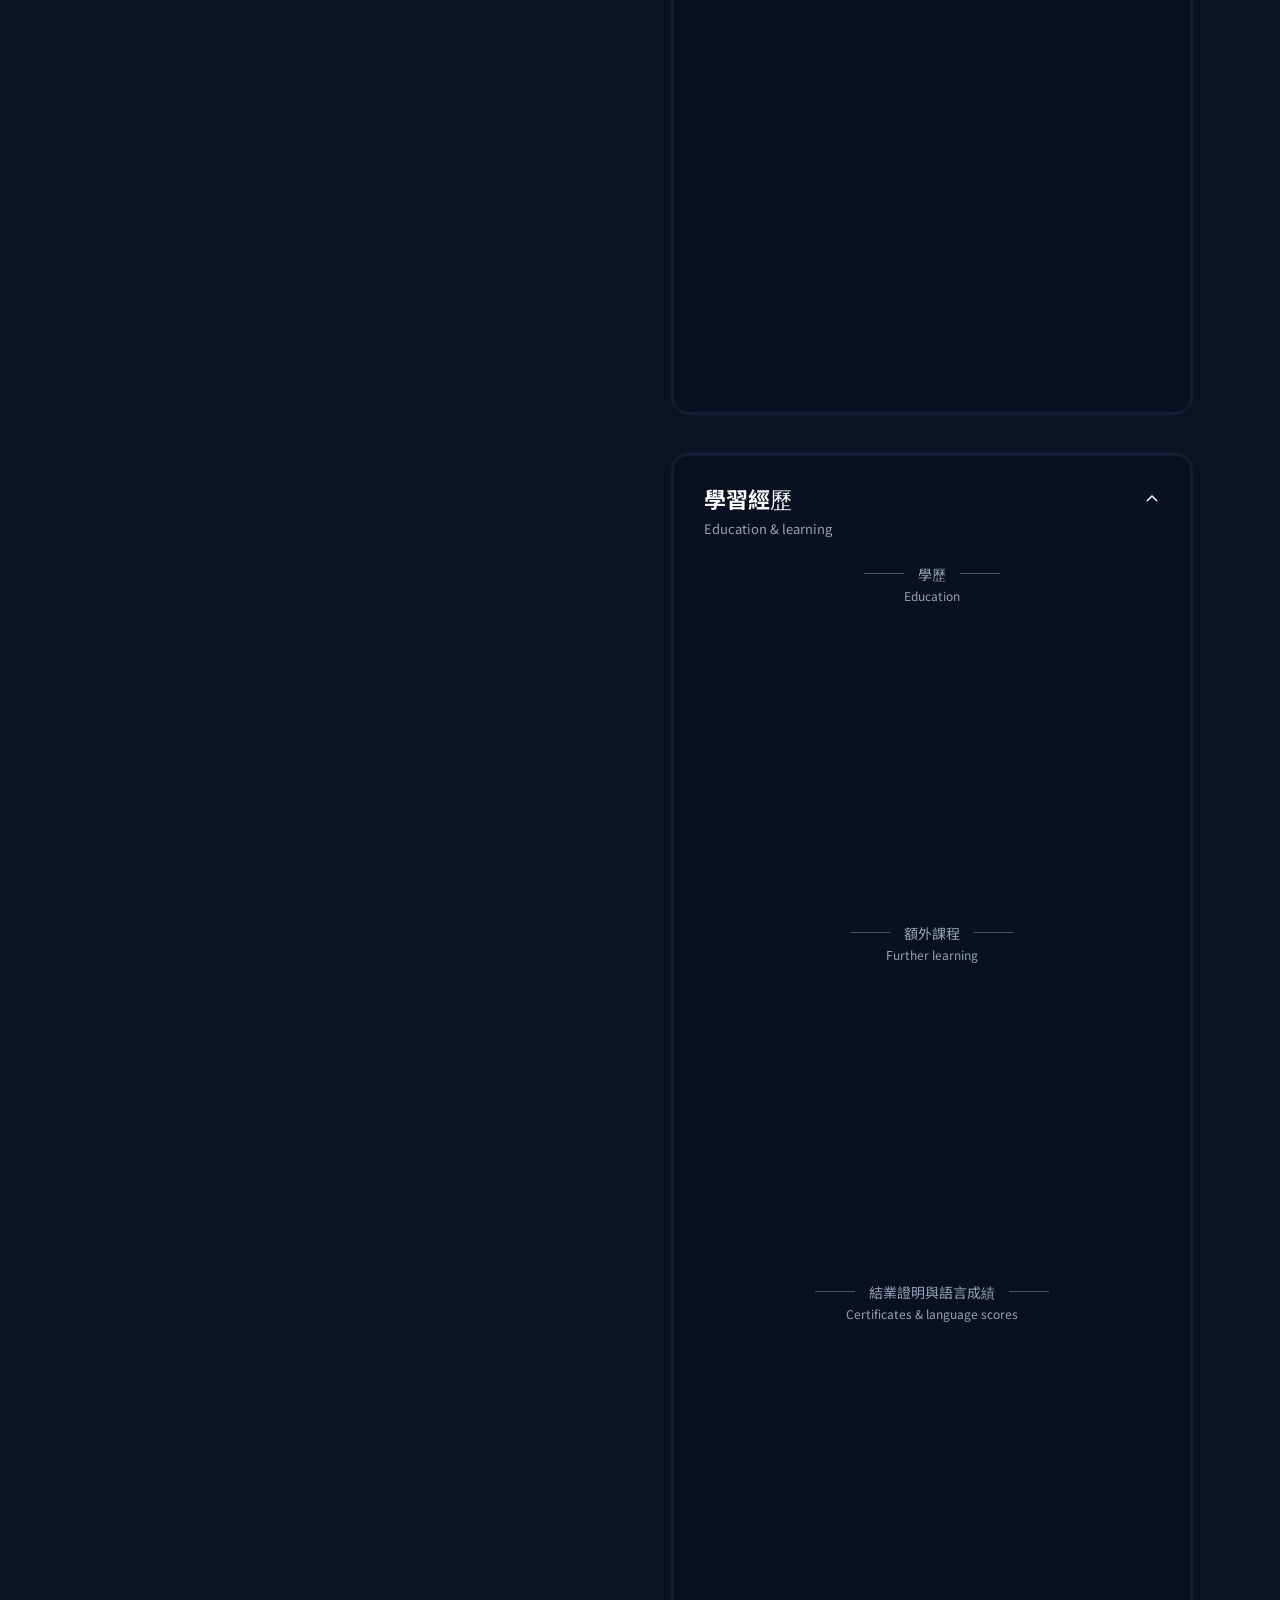
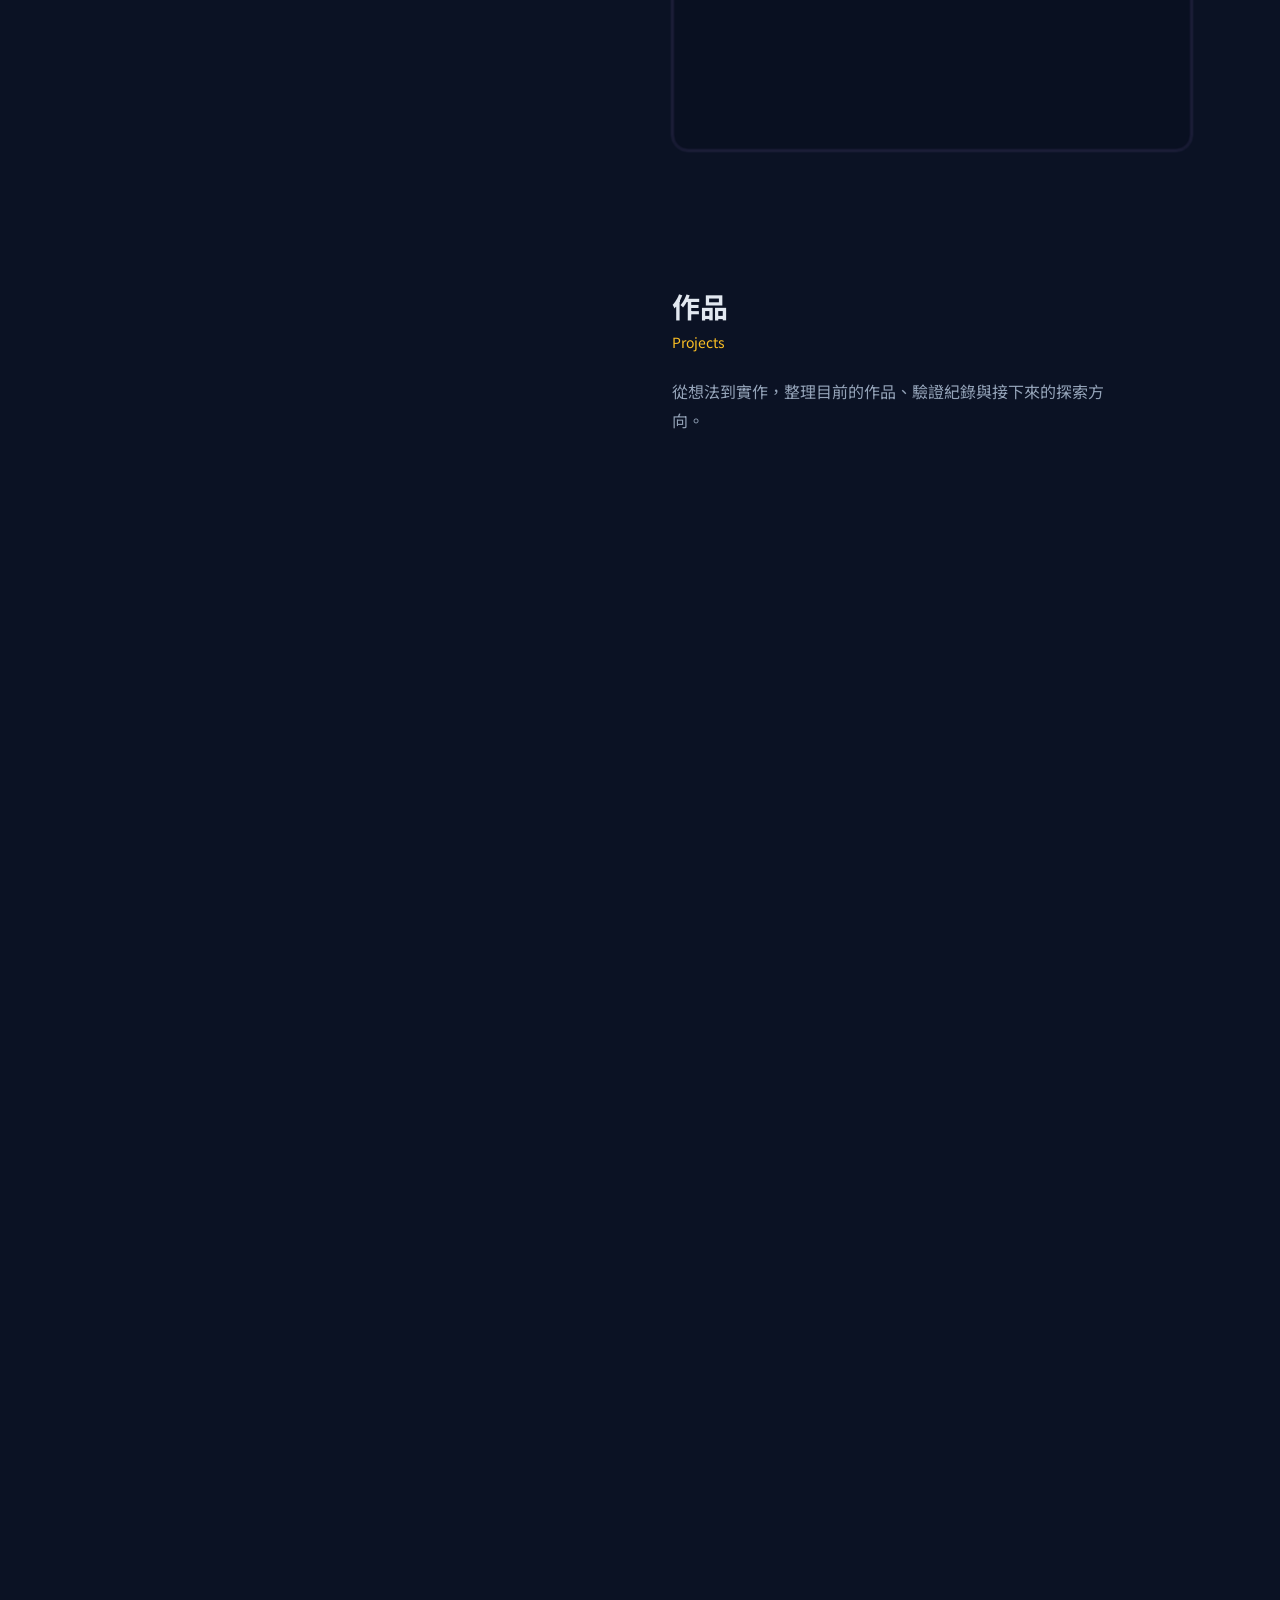
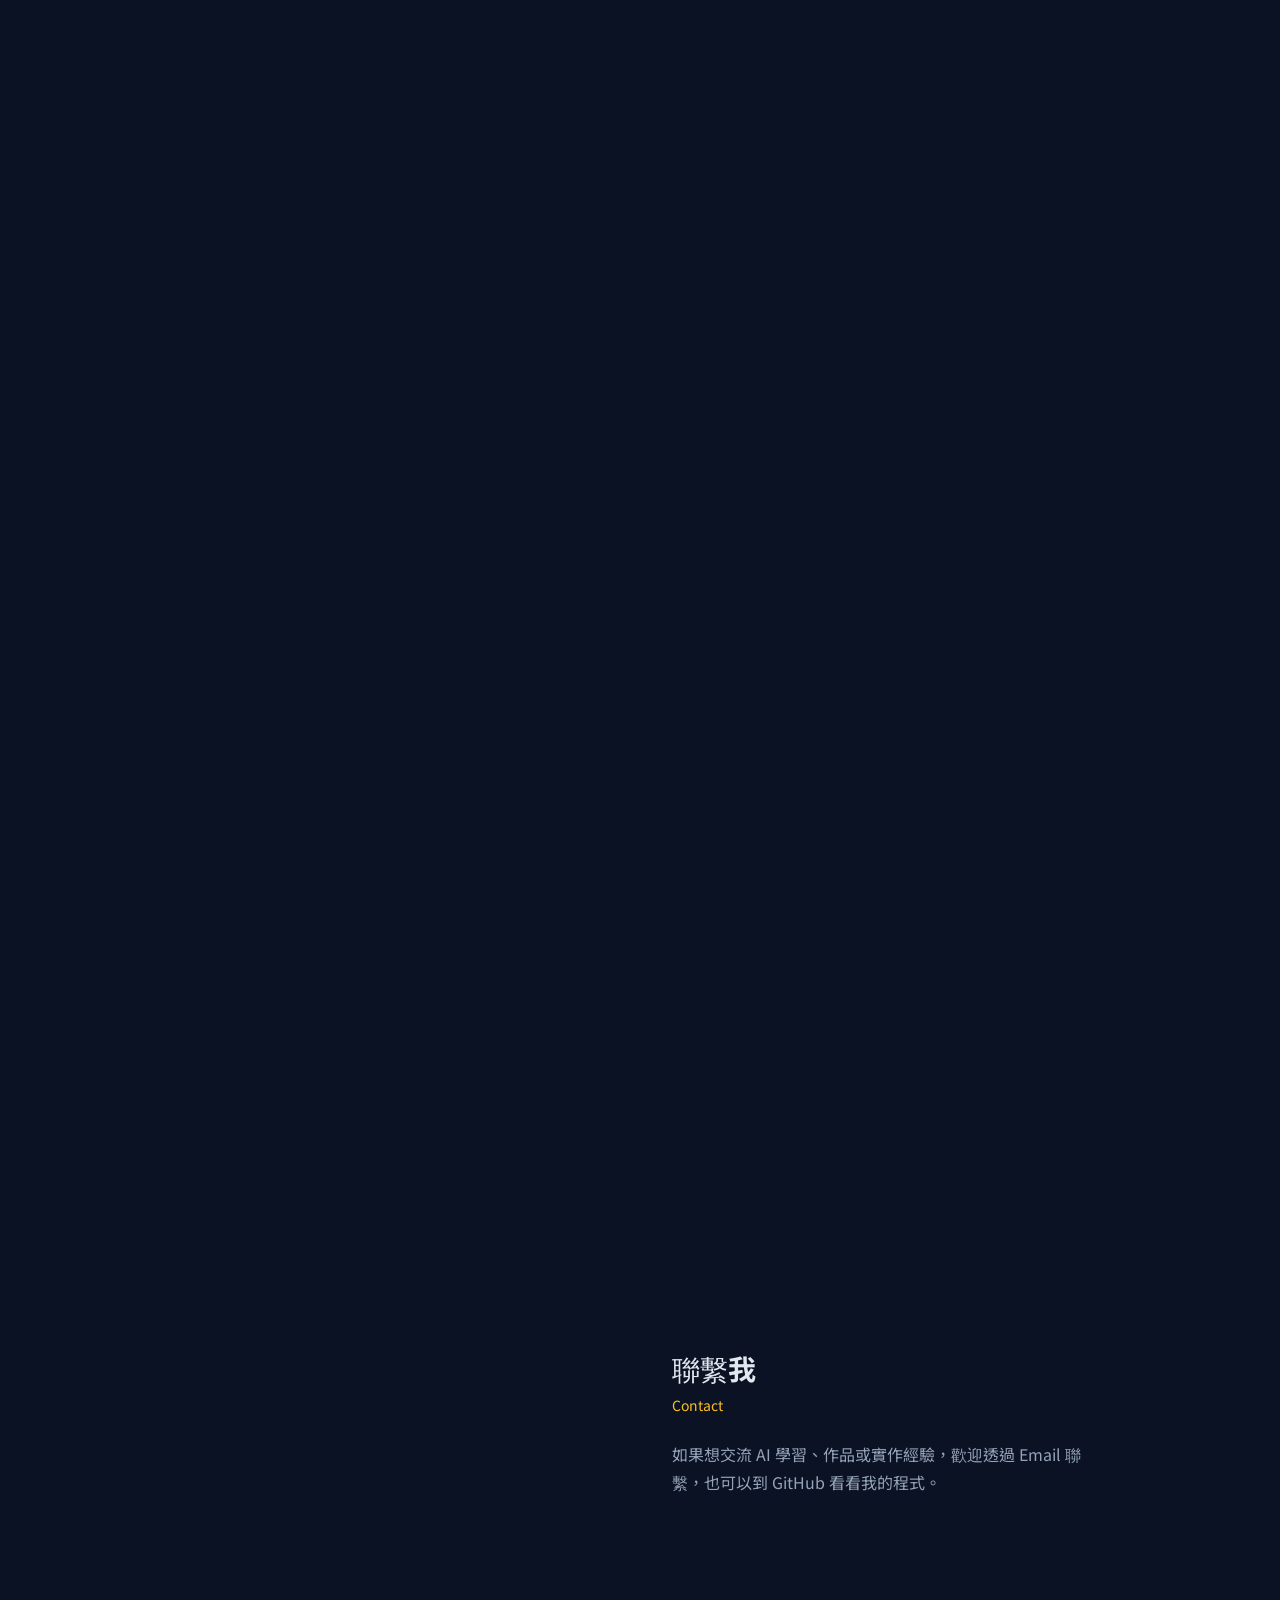
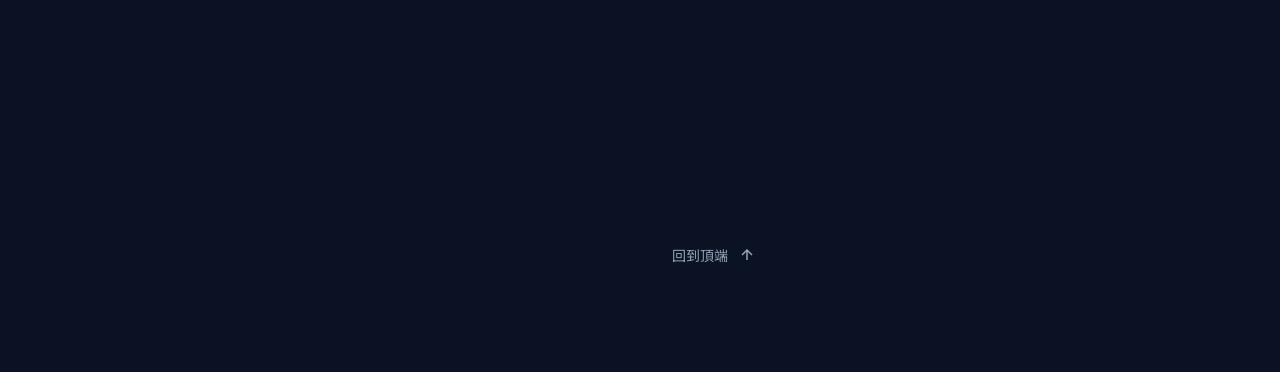
<file: c.html>
<!doctype html><html lang="zh-Hant"><head><meta charset="utf-8"><meta name="viewport" content="width=device-width,initial-scale=1"><meta http-equiv="refresh" content="0;url=./"><title>吳直諺｜個人網站</title><link rel="canonical" href="./"></head><body><a href="./">前往個人網站</a></body></html>
</file>
<file: site.css>
@font-face{font-family:'Inter Name';font-style:normal;font-weight:700;font-display:swap;src:url(assets/inter-700.woff2) format('woff2')}
@font-face{font-family:'Noto Sans TC';font-style:normal;font-weight:400;font-display:swap;src:url(assets/sans-0.ttf) format('truetype')}
@font-face{font-family:'Noto Sans TC';font-style:normal;font-weight:700;font-display:swap;src:url(assets/sans-1.ttf) format('truetype')}
:root{color-scheme:dark;--background:#0b1224;--text:#e2e8f0;--muted:#94a3b8;--accent:#fbbf24;--link-hover:#ffb547;--line:#475569;--hover:#16243a;--sans:'Noto Sans TC',system-ui,sans-serif;font-family:var(--sans);background:var(--background);color:var(--muted);font-synthesis:none;scroll-behavior:smooth}
*{box-sizing:border-box}body{margin:0;font-size:16px;line-height:1.8}h1,h2,h3,p{margin:0}a{color:inherit;text-decoration:none}a:hover,a:focus-visible{color:var(--link-hover)}a:focus-visible{outline:2px solid var(--accent);outline-offset:7px}section:focus,main:focus{outline:none}::selection{background:var(--accent);color:var(--background)}.skip-link{position:fixed;top:12px;left:12px;z-index:5;background:var(--accent);color:var(--background);padding:12px 18px;transform:translateY(-160%)}.skip-link:focus{transform:none}.site-layout{max-width:1200px;margin:0 auto;padding:var(--page-block-inset,96px) 48px;display:grid;grid-template-columns:minmax(0,var(--sidebar-fr,1fr)) minmax(0,var(--content-fr,1fr));gap:64px}.identity{position:static;min-height:0;display:flex;flex-direction:column;justify-content:space-between}.identity h1{font-size:48px;font-weight:700;line-height:1.25;letter-spacing:-.035em;color:var(--about-body)}.identity h1 a:focus-visible{color:#fff}.identity nav{display:flex;flex-direction:column;align-items:flex-start;gap:8px;margin-top:72px}.identity nav a{display:flex;align-items:center;gap:18px;min-height:40px;font-size:14px;font-weight:700;transition:color .18s}.nav-line{display:block;height:1px;width:32px;background:var(--line);transition:width .18s,background-color .18s}.identity nav a[aria-current]{color:var(--link-hover)}.identity nav a:hover,.identity nav a:focus-visible{color:var(--link-hover)}.identity nav a:hover .nav-line,.identity nav a:focus-visible .nav-line,.identity nav a[aria-current] .nav-line{width:64px;background:currentColor}.copyright{font-size:13px}main{min-width:0}main>section{scroll-margin-top:64px;margin-bottom:112px;padding:0}h2{font-size:18px;font-weight:700;color:var(--text);line-height:1.5;margin-bottom:16px}.empty-state{font-size:16px;color:var(--muted)}.entry{display:grid;grid-template-columns:100px minmax(0,1fr);gap:22px;padding:20px;margin:0 -20px 12px;border-radius:6px;transition:background-color .18s}.entry:hover,.entry:focus-within{background:var(--hover)}.entry-period{font-size:13px;line-height:1.8;padding-top:2px}.entry h3{font-size:17px;line-height:1.6;font-weight:700;color:var(--text);margin-bottom:10px}.entry p{font-size:15px;white-space:pre-line}.tags{display:flex;flex-wrap:wrap;gap:8px;list-style:none;margin:16px 0 0;padding:0}.tags li{font-size:13px;padding:3px 10px;background:var(--hover);border-radius:20px;color:var(--accent)}main footer{font-size:14px;padding-top:8px}main footer a{display:inline-block;padding:8px 0}
@media(max-width:1023px){.site-layout{display:block;max-width:760px;padding:64px 48px}.identity{position:static;min-height:0;height:auto;margin-bottom:80px}.identity nav{margin-top:32px;flex-direction:row;gap:28px;flex-wrap:wrap}.nav-line{display:none}.copyright{margin-top:32px}.identity h1{font-size:44px}main>section{scroll-margin-top:32px}}
@media(max-width:600px){.site-layout{padding:48px 24px}.identity h1{font-size:40px}.identity{margin-bottom:64px}.identity nav{gap:18px;margin-top:28px}.identity nav a{font-size:14px;min-height:44px}.copyright{font-size:13px;margin-top:24px}main>section{margin-bottom:80px}h2{margin-bottom:10px}.entry{grid-template-columns:1fr;gap:10px;padding:16px;margin-inline:-16px}.entry h3{font-size:17px}}

@media(prefers-reduced-motion:reduce){:root{scroll-behavior:auto}*,*:before,*:after{transition:none!important;animation:none!important}}
/* A single lightweight canvas stays behind the original content. */
body{isolation:isolate}
.starfield{position:fixed;inset:0;display:block;width:100%;height:100%;z-index:0;pointer-events:none}
.site-layout{position:relative;z-index:1}
@media print,(forced-colors:active){.starfield{display:none!important}}
/* Noninteractive soft light follows the mouse without dimming the content. */
[hidden]{display:none!important}
.torch-shade{position:fixed;inset:0;z-index:10;pointer-events:none;background:radial-gradient(circle 280px at var(--torch-x,25vw) var(--torch-y,160px),rgba(125,211,252,.12) 0%,rgba(125,211,252,.065) 30%,rgba(125,211,252,.018) 65%,rgba(125,211,252,0) 100%)}
.skip-link{z-index:30}
@media(hover:none),(pointer:coarse),(max-width:700px),(forced-colors:active),(prefers-reduced-motion:reduce){.torch-shade{display:none!important}}
@media print{.torch-shade{display:none!important}}
.identity-top{display:flex;align-items:center;justify-content:space-between;gap:24px}
.identity h1 a{display:inline-block;color:inherit;transition:color .18s ease}.name-zh{display:block;font-size:20px;line-height:1.5;font-weight:400;letter-spacing:.08em;color:inherit;margin-bottom:8px}.name-en{display:block;font-family:'Inter Name',var(--sans);font-feature-settings:"ss02" 1;line-height:1.2;letter-spacing:-.035em}@media(hover:hover) and (pointer:fine){.identity h1:hover a{color:#fff}}
.menu-toggle{display:none;width:48px;height:48px;flex-shrink:0;align-items:center;justify-content:center;padding:12px;border:1px solid var(--line);border-radius:6px;background:var(--background);color:var(--text);cursor:pointer;position:relative;z-index:21}
.menu-toggle:hover{border-color:var(--accent);color:var(--accent)}
.menu-toggle:focus-visible{outline:2px solid var(--accent);outline-offset:4px}
.menu-icon{position:relative;display:block;width:22px;height:18px}
.menu-icon span{position:absolute;left:0;width:22px;height:2px;background:currentColor;transition:transform .18s,opacity .18s;transform-origin:center}
.menu-icon span:nth-child(1){top:0}.menu-icon span:nth-child(2){top:8px}.menu-icon span:nth-child(3){top:16px}
.menu-toggle[aria-expanded="true"] .menu-icon span:nth-child(1){transform:translateY(8px) rotate(45deg)}
.menu-toggle[aria-expanded="true"] .menu-icon span:nth-child(2){opacity:0}
.menu-toggle[aria-expanded="true"] .menu-icon span:nth-child(3){transform:translateY(-8px) rotate(-45deg)}
@media(max-width:1023px){
 .menu-toggle:not([hidden]){display:flex}
 .identity nav.menu-ready:not(.is-open){display:none}
 .identity nav.menu-ready.is-open{position:relative;z-index:21;display:flex;align-items:stretch;flex-direction:column;gap:0;margin-top:24px;padding:12px 20px;background:var(--background);border:1px solid var(--line);border-radius:6px}
 .identity nav.menu-ready a{min-height:48px;padding:10px 0}
 .identity nav.menu-ready a+a{margin-top:4px}
 .identity nav.menu-ready a[aria-current]{color:var(--link-hover)}
}
@media print{.menu-toggle{display:none!important}.identity nav.menu-ready{display:flex!important}}

.identity nav.menu-ready a:hover,.identity nav.menu-ready a:focus-visible{color:var(--link-hover)}
.skip-link:hover,.skip-link:focus-visible{color:var(--background)}

.nav-group{width:100%}
.nav-branch{display:grid;grid-template-rows:0fr;opacity:0;transition:grid-template-rows .22s cubic-bezier(.16,1,.3,1),opacity .16s ease-out}
.nav-branch.is-expanded{grid-template-rows:1fr;opacity:1;transition-duration:.3s,.2s}
.nav-branch-clip{min-height:0;overflow:hidden}
.nav-children{list-style:none;margin:2px 0 4px 50px;padding:0}
.identity nav .nav-children a{font-size:14px;font-weight:400;min-height:32px;padding:2px 0}
.identity nav a.is-active-group{color:var(--link-hover)}
.identity nav a.is-active-group .nav-line{width:64px;background:currentColor}
.experience-timeline{position:relative;margin-top:0;padding-bottom:24px}
.experience-group{position:relative;width:100%;min-height:0;padding:0 0 56px;scroll-margin-top:96px}
.experience-group>h2{font-size:20px;font-weight:700;line-height:1.5;margin-bottom:0}
.timeline-toggle{display:flex;align-items:center;justify-content:space-between;gap:16px;width:100%;min-height:44px;padding:0;border:0;background:none;color:var(--about-body);font:inherit;text-align:left;cursor:pointer;transition:color .18s ease}
.timeline-toggle:disabled{cursor:default}
.timeline-toggle:hover,.timeline-toggle:focus-visible,.is-revealed .timeline-toggle{color:#fff}
.timeline-toggle:focus-visible{outline:2px solid var(--accent);outline-offset:6px}
.timeline-chevron{font-size:18px;line-height:1;transform:rotate(180deg);transition:transform .45s cubic-bezier(.16,1,.3,1)}
.timeline-details{display:grid;grid-template-rows:1fr;opacity:1;transition:grid-template-rows .45s cubic-bezier(.16,1,.3,1),opacity .3s ease}
.timeline-details-clip{min-height:0;overflow:hidden}
.timeline-details-clip> :first-child{margin-top:16px}
.experience-group.timeline-ready:not(.is-revealed) .timeline-details{grid-template-rows:0fr;opacity:0}
.experience-group.timeline-ready:not(.is-revealed) .timeline-chevron{transform:rotate(0)}
.experience-timeline .entry{display:grid;grid-template-columns:132px minmax(0,1fr);gap:28px;padding:0;margin:0 0 40px;border-radius:0}
.experience-timeline .entry:hover,.experience-timeline .entry:focus-within{background:none}
.experience-timeline .entry-period{padding:0;margin-bottom:8px;color:var(--accent)}
.experience-timeline .entry-period:empty{display:none}
.experience-timeline .tags li{padding:0;background:none;border-radius:0}
@media(max-width:600px){
 .experience-timeline{margin-top:0;padding:0}
 .experience-group{padding-bottom:40px}
 .experience-group>h2{font-size:18px}
}
@media print{.experience-group.timeline-ready .timeline-details{grid-template-rows:1fr!important;opacity:1!important}.timeline-chevron{display:none}}
.entry h4{font-size:17px;line-height:1.6;font-weight:700;color:var(--text);margin-bottom:10px}
@media(max-width:1023px){
 .nav-children{margin:0 0 4px 20px}
 .identity nav.menu-ready .nav-children a{min-height:44px;padding:8px 0}
 .experience-group{scroll-margin-top:32px}
}

/* Unframed content shares one text edge; the portrait aligns with the introduction. */
:root{--page-block-inset:96px;--about-body:#9ca3af;--about-lead:clamp(20px,1.75vw,22px)}
.about-intro{width:100%}
.about-headline{font-size:36px;font-weight:700;line-height:1.4;letter-spacing:-.03em;color:var(--text);margin:0 0 40px}
.about-headline>span{display:block}
.about-profile{display:grid;grid-template-columns:minmax(130px,.8fr) minmax(0,1.4fr);align-items:center;gap:36px;width:100%}
.identity-description{font-size:14px;line-height:1.7;color:var(--about-body);margin-top:20px}
.identity nav .nav-line{display:none}
.about-copy{min-width:0;color:var(--about-body);transition:color .18s ease}
/* Clip departing copy at the viewport without creating a nested scroll container. */
html,body{overflow-x:clip}
.about-copy.is-scroll-exit{transform:translate3d(var(--about-copy-x,0px),0,0);opacity:var(--about-copy-opacity,1)}
.about-copy.is-scroll-exit:focus-within{transform:none;opacity:1}
@media(prefers-reduced-motion:reduce){.about-copy.is-scroll-exit{transform:none!important;opacity:1!important}}
@media print{.about-copy.is-scroll-exit{transform:none!important;opacity:1!important}}
.about-copy p{font-size:16px;line-height:1.8;color:inherit;text-wrap:pretty}
.about-copy p:first-of-type{font-size:var(--about-lead);line-height:1.65;text-wrap:balance}
.about-profile:focus-within .about-copy{color:#fff}
@media(hover:hover) and (pointer:fine){.about-profile:hover .about-copy{color:#fff}}
.about-copy p+p{margin-top:24px}
.about-copy .keep-word{white-space:nowrap}
/* Keep the supplied portrait intact; soften its tone and lower edge in CSS. */
.about-portrait{position:relative;margin:0;min-width:0;width:100%;max-width:170px;aspect-ratio:3/5;overflow:hidden;justify-self:start;mask-image:linear-gradient(to bottom,#000 0%,#000 76%,transparent 100%)}
.about-portrait img{position:absolute;top:0;left:-87.5%;display:block;width:275%;height:auto;max-width:none;transform:translateY(-2%);filter:saturate(.72) brightness(.9);opacity:.94}
@media(max-width:600px){
 .about-headline{font-size:28px;margin-bottom:28px}
 .about-profile{grid-template-columns:1fr;gap:32px}
 .about-portrait{width:145px;justify-self:start}
 .identity-description{margin-top:14px}
}
@media(min-width:1024px){
 .site-layout{container-type:inline-size}
 /* Anchor the composed introduction so it only scrolls vertically. */
 .about-intro{--intro-width:calc((100cqw - 64px) * .6);width:var(--intro-width);margin-inline-start:calc(100% - var(--intro-width))}
 .identity{position:sticky;top:var(--page-block-inset);align-self:start;display:flex;flex-direction:column;justify-content:space-between;height:calc(100svh - var(--page-block-inset) * 2);min-height:0;will-change:transform}
 .identity>div{width:max-content;max-width:100%;transform:translateX(var(--identity-x,0px))}
 .identity>.identity-bottom{transform:translateX(var(--identity-x,0px))}
 .identity h1{font-size:var(--identity-name-size,64px)}
 .identity .name-zh{font-size:var(--identity-zh-size,24px)}
 .identity nav{margin-top:var(--identity-nav-space,40px);gap:var(--identity-nav-gap,4px)}
 .identity nav a{font-size:var(--identity-nav-size,16px)}
 main>#about{display:flex;flex-direction:column;justify-content:flex-start;padding-top:8px;min-height:calc(100svh - var(--page-block-inset) * 2);margin-bottom:var(--page-block-inset)}
}
@media(max-height:650px) and (min-width:1024px){:root{--page-block-inset:48px}}
@media print{main>#about{min-height:0;margin-bottom:24px}.site-layout{grid-template-columns:1fr 3fr}}

/* Social destinations are enabled only after a personal URL is supplied. */
.social-links{display:flex;align-items:center;gap:4px;margin-bottom:12px}
.social-links a,.social-pending{display:flex;align-items:center;justify-content:center;width:44px;height:44px;color:var(--about-body);transition:color .18s ease}
.social-links svg{display:block;width:20px;height:20px}
.social-links a:hover,.social-links a:focus-visible{color:#fff}
.social-pending{cursor:default}
.identity-bottom .copyright{margin-top:0}
@media(max-width:1023px){.identity-bottom{margin-top:32px}.social-links{margin-bottom:12px}}

@media(min-width:1024px){
 .identity nav>a,.identity nav>.nav-group>a{min-height:36px}
 .identity-bottom{padding-top:24px}
}

/* Resume details retain the unframed timeline and wrap long course names. */
.experience-timeline .entry{overflow-wrap:anywhere}
.experience-timeline .entry-category{font-size:14px;color:var(--muted);margin:0 0 12px}
.experience-timeline .entry-subtitle{color:var(--muted);font-size:15px;line-height:1.7;margin:6px 0 0}
.entry-points{margin:14px 0 0;padding-left:18px;font-size:15px;line-height:1.85}
.entry-points li+li{margin-top:12px}
.entry-points li::marker{color:var(--line)}
.experience-timeline .entry h4{overflow-wrap:anywhere}
.experience-timeline .entry:last-child{margin-bottom:0}

.entry-more summary{display:inline-flex;align-items:center;gap:10px;min-height:44px;font-size:14px;color:var(--muted);cursor:pointer;list-style:none}
.entry-more summary::-webkit-details-marker{display:none}
.disclosure-icon{width:16px;height:16px;flex:none}
.entry-more[open] .plus-stem{display:none}
.entry-more summary:hover,.entry-more summary:focus-visible{color:var(--link-hover)}
.entry-more summary:focus-visible{outline:2px solid var(--accent);outline-offset:4px}
.entry-more .more-open,.entry-more[open] .more-closed{display:none}
.entry-more[open] .more-open{display:inline}
.entry-description{padding-top:8px}
.entry-more{interpolate-size:allow-keywords}
.entry-more::details-content{block-size:0;overflow:clip;opacity:0;transition:block-size .5s cubic-bezier(.22,1,.36,1),opacity .35s ease,content-visibility .5s allow-discrete}
.entry-more[open]::details-content{block-size:auto;opacity:1;transition-duration:.65s,.4s,.65s}
@media(prefers-reduced-motion:reduce){.entry-more::details-content{transition:none!important}}
@media print{.entry-more::details-content{display:block!important;block-size:auto!important;opacity:1!important;overflow:visible!important;content-visibility:visible!important;transition:none!important}.entry-more summary{display:none}.entry-more:not([open])> .entry-description{display:block!important}}

/* Category headings own their entries; dates and disclosure stay secondary. */
.experience-group>h2{font-size:22px}
.experience-category{margin-top:32px}
.experience-category:first-child{margin-top:20px}
.experience-category>h3{font-size:14px;font-weight:400;line-height:1.6;color:var(--muted);margin:0 0 28px;text-align:center}
.experience-category>h3 .label-zh{display:flex;align-items:center;justify-content:center;gap:14px}
.experience-category>h3 .label-zh::before,.experience-category>h3 .label-zh::after{content:"";display:block;flex:0 1 40px;min-width:20px;height:1px;background:var(--line)}
.experience-category>h3,.experience-category>h3 .label-en{transition:color .2s ease}
.experience-category>h3 .label-zh::before,.experience-category>h3 .label-zh::after{transition:background-color .2s ease}
.experience-category>h3.is-in-reading-band,.experience-category>h3.is-in-reading-band .label-en{color:var(--link-hover)}
.experience-category>h3.is-in-reading-band .label-zh::before,.experience-category>h3.is-in-reading-band .label-zh::after{background:currentColor}
.category-entries{padding-left:0}
.experience-timeline .entry-period{font-size:13px;line-height:1.7;color:var(--muted);margin:0;padding-top:4px}
.experience-timeline .entry>div{min-width:0;grid-column:2}
.experience-timeline .entry h4{font-size:18px;font-weight:700;line-height:1.6;color:var(--text);margin:0;overflow-wrap:anywhere;text-wrap:balance}
.entry-more summary{font-size:13px;gap:8px;margin-top:4px}
.entry-description{padding-top:8px;font-size:15px}
.experience-timeline .entry>div>p:not(.entry-subtitle){margin-top:12px}
@media(max-width:600px){.experience-group>h2{font-size:20px}}

/* One reading direction: dates on the left, institution and details on the right. */
.experience-group>h2{width:100%}
.timeline-chevron{width:16px;height:16px;flex:none}
.timeline-details-clip> :first-child{margin-top:24px}
.category-entries{padding-left:0}
.experience-group.is-instant .timeline-details{transition:none!important}
.experience-timeline .entry-period{font-variant-numeric:tabular-nums}
.entry-period:empty{display:none}
.sr-only{position:absolute;width:1px;height:1px;padding:0;margin:-1px;overflow:hidden;clip:rect(0,0,0,0);white-space:nowrap;border:0}

.section-intro{max-width:48ch;font-size:16px;line-height:1.8;margin:0 0 32px}
#projects .entry,#contact .entry{display:block;margin:0 0 40px;padding:0;border-radius:0;max-width:48ch}
#projects .entry:hover,#projects .entry:focus-within,#contact .entry:hover,#contact .entry:focus-within{background:none}
#projects .entry h3,#contact .entry h3{font-size:20px;margin-bottom:8px}
#projects .entry .project-status{font-size:13px;line-height:1.6;color:var(--accent);margin-bottom:12px}
#projects .entry p,#contact .entry p{font-size:16px;line-height:1.8;overflow-wrap:anywhere}
#contact .entry a{display:inline-flex;align-items:center;min-height:44px}
#contact .entry{margin-bottom:24px}
.link-icon{display:inline-block;width:16px;height:16px;margin-left:8px;vertical-align:-2px;flex:none}
:root{scrollbar-color:var(--line) var(--background)}
.scroll-fade{opacity:var(--scroll-opacity,1)}
.scroll-fade:focus-within{opacity:1}
@media(prefers-reduced-motion:reduce){.scroll-fade{opacity:1!important}}
@media print{.scroll-fade{opacity:1!important}}

@media(max-width:767px){
 .experience-timeline{margin-top:0;padding:0}
 .experience-group{padding-bottom:48px}
 .experience-timeline .entry{grid-template-columns:1fr;gap:6px;margin-bottom:36px}
 .experience-timeline .entry>div{grid-column:1}
 .experience-timeline .entry-period{padding-top:0}
}
@media(min-width:1024px) and (max-height:560px){
 .identity{position:static;height:auto;min-height:calc(100svh - 96px);gap:32px}
}
@media print{
 .experience-group>h2{width:100%}
}

/* Chinese leads; English stays within the same heading at a quieter scale. */
.heading-pair,.heading-pair>.label-zh,.heading-pair>.label-en{display:block}
.heading-pair>.label-en{margin-top:4px;font-size:13px;font-weight:400;line-height:1.5;color:var(--muted)}
.section-heading{font-size:28px;line-height:1.4;margin-bottom:24px}
.section-heading .label-en{font-size:14px;margin-top:6px;color:var(--accent)}
.timeline-toggle{align-items:flex-start}
.timeline-chevron{margin-top:9px}
.experience-category>h3 .label-en{font-size:12px;margin-top:2px}
#projects .entry .heading-pair>.label-en{font-size:14px}
.nav-label{display:flex;flex-direction:column;gap:2px;min-width:0}
.nav-label>.label-zh{line-height:1.4}
.nav-label>.label-en{font-size:12px;font-weight:400;line-height:1.35;color:var(--muted)}
.identity nav a[aria-current] .label-en,.identity nav a.is-active-group .label-en,
.identity nav a:hover .label-en,.identity nav a:focus-visible .label-en{color:inherit}
@media(max-width:600px){.section-heading{font-size:26px}}

/* A soft perimeter separates the two experience groups without blurring their text. */
.experience-group{--group-outline:111 167 225;padding:28px 32px 32px;margin-bottom:40px;border-radius:16px;background:rgb(5 11 24 / .22)}
#learning-experience{--group-outline:170 139 230}
.experience-group::before{content:"";position:absolute;inset:0;border:1px solid rgb(var(--group-outline) / .35);border-radius:inherit;filter:blur(.8px);pointer-events:none}
.experience-group:last-child{margin-bottom:0}
@media(max-width:767px){.experience-group{padding:24px 18px 28px;margin-bottom:32px}}
@media(forced-colors:active){.experience-group{background:none}.experience-group::before{border-color:CanvasText;filter:none}}
@media print{.experience-group{padding:0;margin-bottom:40px;background:none}.experience-group::before{display:none}}

@media(min-width:1024px){
 .identity-description{height:calc(23.8px * var(--identity-description-scale,1));margin-top:calc(20px * var(--identity-description-scale,1));opacity:var(--identity-description-opacity,1);overflow:hidden}
 .identity-description>span{display:block;white-space:nowrap;transform:scale(var(--identity-description-scale,1));transform-origin:left top}
}
@media print{.identity-description,.identity-description[hidden]{display:block!important;height:auto;transform:none;opacity:1;margin-top:20px;white-space:normal}}
@media print{.identity-description>span{transform:none;white-space:normal}}

/* Project stories follow the reference: title, copy, preview strip, scope, details. */
:root{--project-surface:#152238;--project-surface-hover:#22324b;--project-surface-active:#2a3c58;--project-region:rgb(23 34 56 / .55)}
#projects .project-entry{max-width:none;margin:0 0 64px}
#projects .project-entry:last-child{margin-bottom:0}
.project-heading{display:flex;align-items:flex-start;justify-content:space-between;gap:20px}
#projects .project-heading h3{font-size:22px;line-height:1.5;margin:0}
#projects .project-heading .project-status{font-size:13px;white-space:nowrap;margin:5px 0 0;color:var(--link-hover)}
#projects .project-entry .project-description{margin:20px 0;max-width:48ch;line-height:1.85}
.project-previews{display:grid;grid-template-columns:repeat(3,minmax(0,1fr));gap:10px}
.project-preview-slot{aspect-ratio:1.6;display:flex;flex-direction:column;align-items:center;justify-content:center;gap:10px;background:var(--project-surface);color:var(--muted);border-radius:4px;font-size:13px;line-height:1.6;text-align:center;padding:12px 6px;transition:transform .35s cubic-bezier(.22,1,.36,1),background-color .25s ease,color .25s ease}
.project-preview-slot svg{width:24px;height:24px;opacity:.65;transition:color .25s ease,opacity .25s ease}
.project-availability{display:flex;flex-wrap:wrap;justify-content:space-between;gap:4px 16px;margin-top:10px;font-size:12px;line-height:1.7;color:var(--muted)}
.project-focus{display:flex;flex-wrap:wrap;gap:8px 20px;margin:22px 0 18px;padding:0;list-style:none;font-size:14px;color:var(--text)}
.project-plan summary{display:flex;align-items:center;justify-content:space-between;gap:12px;min-height:44px;padding:10px 16px;background:var(--project-surface);color:var(--text);font-size:14px;line-height:1.7;cursor:pointer;border-radius:4px;list-style:none;transition:background-color .2s,color .2s}
.project-plan summary::-webkit-details-marker{display:none}
.project-plan summary::marker{content:""}
.project-plan summary:hover{background:var(--project-surface-hover);color:var(--link-hover)}
.project-plan summary:focus-visible{outline:2px solid var(--accent);outline-offset:4px;background:var(--project-surface-hover);color:var(--link-hover)}
.project-plan summary svg{width:16px;height:16px;flex:none;transition:transform .3s cubic-bezier(.22,1,.36,1)}
.project-plan[open] summary svg{transform:rotate(90deg)}
.project-plan .plan-open,.project-plan[open] .plan-closed{display:none}
.project-plan[open] .plan-open{display:inline}
.project-plan-content{padding:20px 0 0}
#projects .project-plan-content>p{font-size:14px;color:var(--text)}
.project-plan-content ul{padding-left:22px;margin:12px 0 16px;font-size:15px;line-height:1.85}
.project-plan-content li+li{margin-top:8px}
#projects .project-plan-content .project-tech{font-size:13px;color:var(--muted)}
@media(max-width:600px){
 #projects .project-heading h3{font-size:20px}
 .project-heading{gap:12px}
 .project-previews{gap:6px}
 .project-preview-slot{aspect-ratio:1;gap:8px;font-size:12px}
 .project-preview-slot svg{width:20px;height:20px}
 .project-availability{font-size:12px}
 #projects .project-entry{margin-bottom:48px}
}
@media(forced-colors:active){.project-preview-slot,.project-plan summary{background:Canvas;color:CanvasText;border:1px solid CanvasText}}
@media print{.project-previews,.project-availability{display:none}.project-plan summary{display:none}.project-plan::details-content{content-visibility:visible!important;display:block!important}.project-plan-content{display:block!important}}

/* Each project responds as one region; preview slots keep their position. */
#projects .project-entry{position:relative;isolation:isolate;transition:opacity .25s ease}
.project-entry::before{content:"";position:absolute;inset:-16px;z-index:-1;background:var(--project-region);border-radius:8px;opacity:0;pointer-events:none;transition:opacity .25s ease}
.project-entry:focus-within::before{opacity:1}
#projects .project-heading h3,
#projects .project-entry .label-en,
#projects .project-entry .project-description,
.project-focus{transition:color .25s ease}
#projects .project-entry:focus-within .project-heading h3,
#projects .project-entry:focus-within .project-description{color:#fff}
#projects .project-entry:focus-within .label-en{color:#cbd5e1}
.project-plan summary:focus-visible svg{transform:translateX(4px)}
.project-plan[open] summary:focus-visible svg{transform:translateX(4px) rotate(90deg)}
@media(hover:hover) and (pointer:fine) and (forced-colors:none){
 #projects .project-entry:hover{opacity:1}
 #projects .project-entry:hover .project-heading h3,
 #projects .project-entry:hover .project-description,
 #projects .project-entry:hover .project-focus{color:#fff}
 #projects .project-entry:hover .label-en{color:#cbd5e1}
 .project-entry:is(:hover,:focus-within)::before{opacity:1}
 .project-entry:is(:hover,:focus-within) .project-preview-slot{background:var(--project-surface-hover);color:#fff}
 .project-entry:is(:hover,:focus-within) .project-preview-slot svg{color:var(--link-hover);opacity:1}
 .project-entry:is(:hover,:focus-within) .project-availability{color:#cbd5e1}
 .project-entry:is(:hover,:focus-within) .project-plan summary{background:var(--project-surface-hover);color:var(--link-hover)}
 .project-entry:is(:hover,:focus-within) .project-plan summary svg{transform:translateX(4px)}
 .project-entry:is(:hover,:focus-within) .project-plan[open] summary svg{transform:translateX(4px) rotate(90deg)}
 .project-plan summary:active{background:var(--project-surface-active)}
}
@media(max-width:600px){.project-entry::before{inset:-12px}}
@media(forced-colors:active),print{.project-entry::before{display:none}}
@media(prefers-reduced-motion:reduce){
 .project-entry .project-preview-slot,
 .project-plan summary svg{transform:none!important}
 .project-plan[open] summary svg{transform:rotate(90deg)!important}
}

/* The name alone carries a short extrusion and a soft cast shadow. */
.identity .name-en{text-shadow:0 2px 0 #3b4559,0 4px 0 #20293d,0 9px 16px rgb(0 0 0 / .45)}
.identity .name-zh{text-shadow:0 1px 0 #303b50,0 4px 8px rgb(0 0 0 / .4)}
@media(forced-colors:active),print{.identity .name-en,.identity .name-zh{text-shadow:none}}

/* Supplied project screenshots replace only the completed project's empty slots. */
.project-entry[id]{scroll-margin-top:64px}
#projects .project-entry .project-subtitle{font-size:15px;color:var(--text);margin-top:10px}
.project-preview-image{margin:0;min-width:0}
.project-preview-image a{display:block;aspect-ratio:1.6;border-radius:4px;overflow:hidden;background:var(--project-surface)}
.project-preview-image img{display:block;width:100%;height:100%;object-fit:contain}
.project-previews.is-portrait .project-preview-image a{aspect-ratio:390/844}
.project-previews.has-images:has(figure:only-child){display:block}
.project-previews .project-preview-image:only-child a{aspect-ratio:530/424;max-width:640px}
.project-preview-image:only-child .preview-count{display:none}
.project-source-quote{margin:24px 0 0;padding-block:16px;border-block:1px solid var(--line)}
.project-source-quote blockquote{margin:0;color:var(--text);font-size:18px;line-height:1.7}
.project-source-quote figcaption{margin-top:4px;color:var(--muted);font-size:14px}
.project-preview-image figcaption{font-size:12px;line-height:1.7;margin-top:8px;color:var(--muted)}
.project-preview-image a:focus-visible{outline:2px solid var(--accent);outline-offset:4px}
.project-website{display:inline-flex;align-items:center;min-height:44px;color:var(--text);gap:4px}
.project-website .link-icon{width:14px;height:14px;margin-left:0}
.project-availability:has(.project-website){align-items:center;margin-top:4px}
#projects .project-entry .project-access{font-size:12px;color:var(--muted);margin-top:0}
#projects .project-plan-content .project-limitations{font-size:14px;color:var(--muted);line-height:1.85}
@media(max-width:600px){.project-heading{flex-wrap:wrap;row-gap:4px}.project-heading h3{min-width:0}.project-entry[id]{scroll-margin-top:32px}}

/* Compact screens have their own reading order, without resizing the desktop composition. */
.mobile-about-actions,.mobile-footer{display:none}
.preview-count{display:none}
@media screen and (max-width:1023px){
 :root{--mobile-bar:88px;--mobile-gutter:32px;--mobile-top:calc(var(--mobile-bar) + env(safe-area-inset-top,0px));scroll-padding-top:calc(var(--mobile-header-height,var(--mobile-top)) + 20px)}
 .site-layout{max-width:800px;padding:calc(var(--mobile-header-height,var(--mobile-top)) + 28px) max(var(--mobile-gutter),env(safe-area-inset-right,0px)) max(32px,env(safe-area-inset-bottom,0px)) max(var(--mobile-gutter),env(safe-area-inset-left,0px))}
 .identity{margin-bottom:24px}
 .identity-top{position:fixed;inset:0 0 auto;z-index:20;min-height:var(--mobile-top);padding:calc(10px + env(safe-area-inset-top,0px)) max(var(--mobile-gutter),env(safe-area-inset-right,0px)) 10px max(var(--mobile-gutter),env(safe-area-inset-left,0px));gap:20px;background:var(--background);border-bottom:1px solid rgb(148 163 184 / .18)}
 .identity h1{font-size:32px;min-width:0}
 .identity h1 a{max-width:100%}
 .identity .name-en{overflow-wrap:anywhere}
 .identity .name-zh{font-size:13px;margin-bottom:2px;letter-spacing:.06em}
 .identity .name-en{line-height:1.25}
 .identity-description{margin:0;font-size:15px;line-height:1.7}
 .identity-bottom{display:none}
 .identity nav.menu-ready.is-open{position:fixed;inset:var(--mobile-header-height,var(--mobile-top)) 0 auto;z-index:19;margin:0;padding:12px max(var(--mobile-gutter),env(safe-area-inset-right,0px)) max(20px,env(safe-area-inset-bottom,0px)) max(var(--mobile-gutter),env(safe-area-inset-left,0px));max-height:calc(100dvh - var(--mobile-header-height,var(--mobile-top)));overflow-y:auto;overscroll-behavior:contain;background:var(--background);border:0;border-bottom:1px solid var(--line);border-radius:0;flex-wrap:nowrap;box-shadow:0 16px 24px rgb(0 0 0 / .22)}
 .identity nav.menu-ready a,.identity nav.menu-ready .nav-children a{min-height:64px;padding:12px 4px;font-size:16px;font-weight:700;border:0}
 .identity nav.menu-ready .nav-group>a{display:none}
 .identity nav.menu-ready .nav-branch{display:block;opacity:1;transition:none}
 .identity nav.menu-ready .nav-branch-clip{overflow:visible}
 .identity nav .nav-children{margin:0}
 .nav-label{flex-direction:row;align-items:baseline;flex-wrap:wrap;gap:4px 14px}
 .nav-label>.label-en{font-size:13px}
 main>section,.experience-group,.project-entry[id]{scroll-margin-top:0}
 main>section{margin-bottom:88px}
 .about-intro{width:100%}
 .about-headline{font-size:34px;line-height:1.5;margin-bottom:28px}
 .about-profile{grid-template-columns:160px minmax(0,1fr);gap:28px;align-items:center}
 .about-portrait{width:160px;max-width:100%;aspect-ratio:3/5;justify-self:start}
 .about-copy p:first-of-type{font-size:20px;text-wrap:pretty}
 .about-copy p{font-size:16px;line-height:1.85}
 .about-copy p+p{margin-top:20px}
 .mobile-about-actions{display:flex;align-items:center;flex-wrap:wrap;gap:12px 28px;margin-top:24px}
 .mobile-about-actions a{display:inline-flex;align-items:center;justify-content:space-between;gap:24px;min-height:48px;font-size:15px;color:var(--text)}
 .mobile-about-actions a:first-child{color:var(--link-hover);border-bottom:1px solid currentColor}
 .mobile-about-actions svg{width:16px;height:16px;flex:none}
 .experience-group{padding:24px;margin-bottom:32px}
 .experience-group>h2{font-size:24px}
 .timeline-toggle{min-height:48px}
 .heading-pair>.label-en,.experience-category>h3 .label-en{font-size:13px}
 .experience-category{margin-top:32px}
 .experience-category>h3{font-size:15px;margin-bottom:24px}
 .experience-timeline .entry{margin-bottom:32px}
 .experience-timeline .entry-period{font-size:14px;line-height:1.8}
 .experience-timeline .entry h4{font-size:18px;text-wrap:pretty}
 .experience-timeline .entry-subtitle{font-size:16px}
 .entry-more summary{min-height:48px;font-size:14px;padding-inline:0}
 .entry-description,.entry p,.entry-points{font-size:16px;line-height:1.85}
 .entry-points{padding-left:20px}
 .entry-points li+li{margin-top:12px}
 #projects .project-entry{margin-inline:0;padding:0;margin-bottom:56px}
 .project-entry::before{inset:-12px}
 .project-heading{flex-wrap:wrap;gap:8px 20px}
 .project-heading h3{min-width:0}
 #projects .project-heading h3{font-size:24px}
 #projects .project-heading .project-status{white-space:normal;margin:0;font-size:14px}
 #projects .project-entry .project-description{margin:16px 0 24px;font-size:16px}
 .project-previews.has-images{display:flex;gap:12px;overflow-x:auto;scroll-snap-type:x mandatory;scroll-padding-inline:2px;padding:4px 2px 12px;margin-inline:-2px;scrollbar-width:thin;overscroll-behavior-x:contain}
 .has-images .project-preview-image{flex:0 0 88%;scroll-snap-align:start}
 .has-images.is-portrait .project-preview-image{flex-basis:min(88%,320px)}
 .has-images .project-preview-image a:focus-visible{outline-offset:-3px}
 .has-images figcaption{display:flex;justify-content:space-between;gap:12px;font-size:13px;margin-top:10px}
 .preview-count{display:inline;font-variant-numeric:tabular-nums;white-space:nowrap}
 .project-preview-slot{aspect-ratio:auto;min-height:80px;padding:12px 6px;font-size:12px;gap:6px}
 .project-preview-slot svg{width:20px;height:20px}
 .project-availability{font-size:13px;gap:8px 16px;margin-top:12px}
 .project-website{min-height:48px;font-size:15px;text-decoration:underline;text-underline-offset:5px}
 #projects .project-entry .project-access{font-size:14px;line-height:1.8;margin-top:8px}
 .project-focus{gap:8px 16px;margin:20px 0;font-size:14px}
 .project-plan summary{min-height:48px;font-size:15px;padding:12px 16px}
 .project-plan-content ul,#projects .project-plan-content>p{font-size:16px}
 #contact .entry{padding:0;margin:0 0 24px;display:block}
 #contact .entry h3{font-size:18px}
 #contact .entry a{min-height:48px;overflow-wrap:anywhere}
 main footer{display:flex;align-items:flex-end;justify-content:space-between;gap:20px;flex-wrap:wrap;padding-top:24px;border-top:1px solid rgb(148 163 184 / .2)}
 main footer>a{display:inline-flex;align-items:center;min-height:48px;flex-shrink:0}
 .mobile-footer{display:block}
 .mobile-footer .social-links{margin:0 0 8px -10px;gap:8px}
 .mobile-footer .copyright{font-size:13px;margin:0}
}
@media screen and (max-width:767px){
 :root{--mobile-gutter:24px}
 .about-headline{font-size:30px;margin-bottom:24px}
 .about-profile{grid-template-columns:110px minmax(0,1fr);gap:20px 24px}
 .about-copy{display:contents}
 .about-portrait{width:110px;grid-column:1;grid-row:1}
 .about-copy p:first-of-type{grid-column:2;grid-row:1;font-size:18px;line-height:1.8}
 .about-copy p+p{grid-column:1/-1;margin:0;font-size:16px}
 .experience-group{padding:22px 20px 24px}
 .experience-timeline .entry{grid-template-columns:1fr;gap:6px}
 .experience-timeline .entry>div{grid-column:1}
 .experience-timeline .entry-period{padding:0}
}
@media screen and (max-width:359px){
 :root{--mobile-gutter:20px}
 .about-headline{font-size:26px}
 .about-profile{grid-template-columns:88px minmax(0,1fr);gap:20px 16px}
 .about-portrait{width:88px}
 .about-copy p:first-of-type{font-size:17px}
 .experience-group{padding:20px 16px 24px}
 .experience-category>h3 .label-zh{gap:10px}
}
@media screen and (max-width:1023px) and (max-height:500px){
 :root{--mobile-bar:68px}
 .identity .name-zh{font-size:11px;line-height:1.3;margin-bottom:0}
 .identity h1{font-size:26px}
 .identity-top{padding-top:calc(6px + env(safe-area-inset-top,0px));padding-bottom:6px}
}
@media screen and (max-width:1023px) and (forced-colors:active){
 .identity-top,.identity nav.menu-ready.is-open{background:Canvas;border-bottom-color:CanvasText}
 .mobile-about-actions a:first-child{color:LinkText}
 .scroll-fade{opacity:1!important}
}

/* One native snap point per image, including when a phone changes orientation. */
.image-viewer{box-sizing:border-box;position:fixed;inset:0;margin:auto;width:min(100%,1120px);height:min(100dvh,900px);max-width:100%;max-height:100%;padding:16px;border:1px solid var(--line);background:var(--background);color:var(--text)}
.image-viewer[open]{display:grid;grid-template-rows:auto minmax(0,1fr) auto;gap:12px}
.image-viewer::backdrop{background:rgb(3 7 18 / .92)}
.image-viewer header,.viewer-controls{display:flex;align-items:center;justify-content:space-between;gap:12px}
.image-viewer h2{font-size:18px;margin:0}
.image-viewer button{font:inherit;font-size:15px;color:var(--text);background:transparent;border:1px solid var(--line);padding:0 12px;min-height:44px;flex-shrink:0;cursor:pointer}
.image-viewer button:focus-visible,.viewer-track:focus-visible{outline:2px solid var(--accent);outline-offset:2px}
.image-viewer button[aria-disabled="true"]{color:var(--muted);opacity:.55;cursor:default}
.viewer-track{display:flex;min-width:0;min-height:0;overflow-x:auto;overflow-y:hidden;scroll-snap-type:x mandatory;overscroll-behavior:contain;scrollbar-width:none}
.viewer-track::-webkit-scrollbar{display:none}
.viewer-track img{display:block;flex:0 0 100%;min-width:0;width:100%;height:100%;object-fit:contain;scroll-snap-align:start;scroll-snap-stop:always}
.viewer-caption{text-align:center;font-size:15px;line-height:1.5}
.viewer-caption small{display:block;color:var(--muted);font-variant-numeric:tabular-nums}
html:has(.image-viewer[open]){overflow:hidden}
@media(max-width:767px){
 .image-viewer{width:100%;height:100dvh;border:0;padding:max(12px,env(safe-area-inset-top)) max(12px,env(safe-area-inset-right)) max(12px,env(safe-area-inset-bottom)) max(12px,env(safe-area-inset-left))}
 .viewer-controls{gap:8px}
}
</file>
